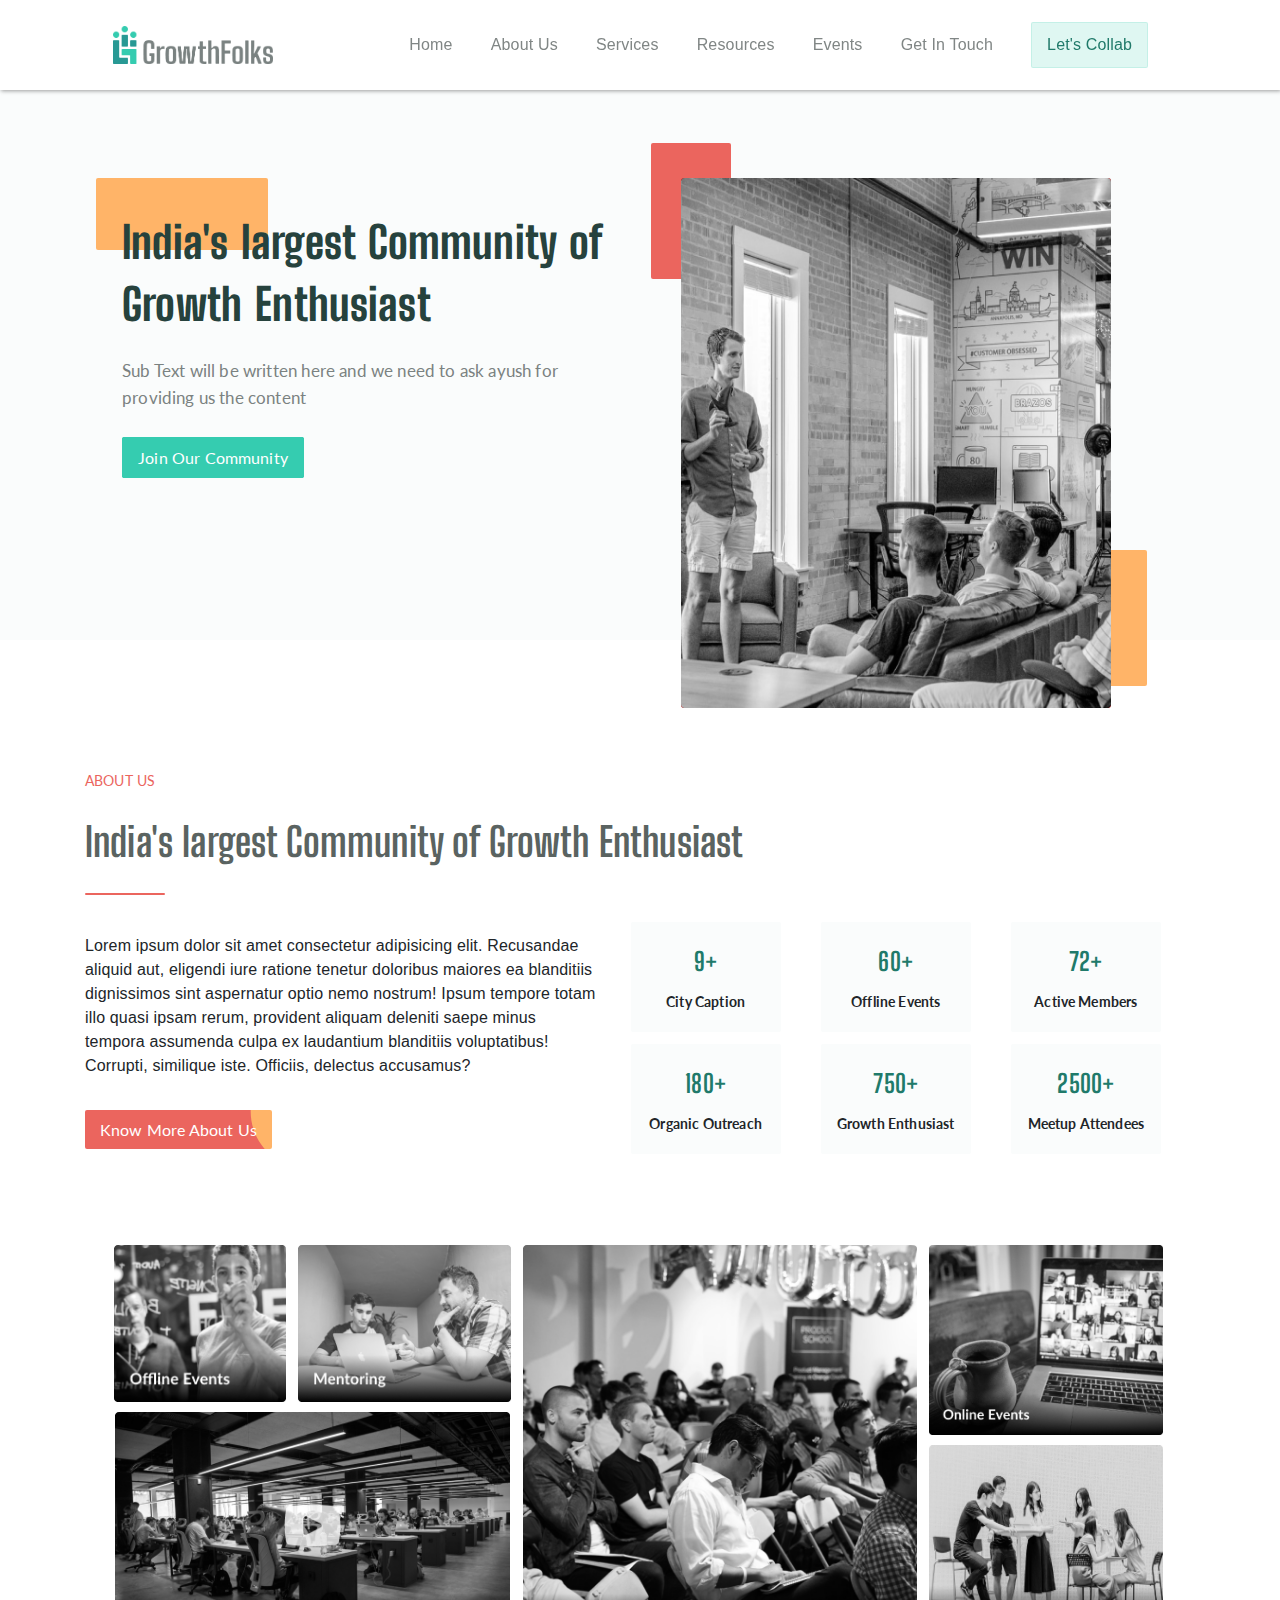
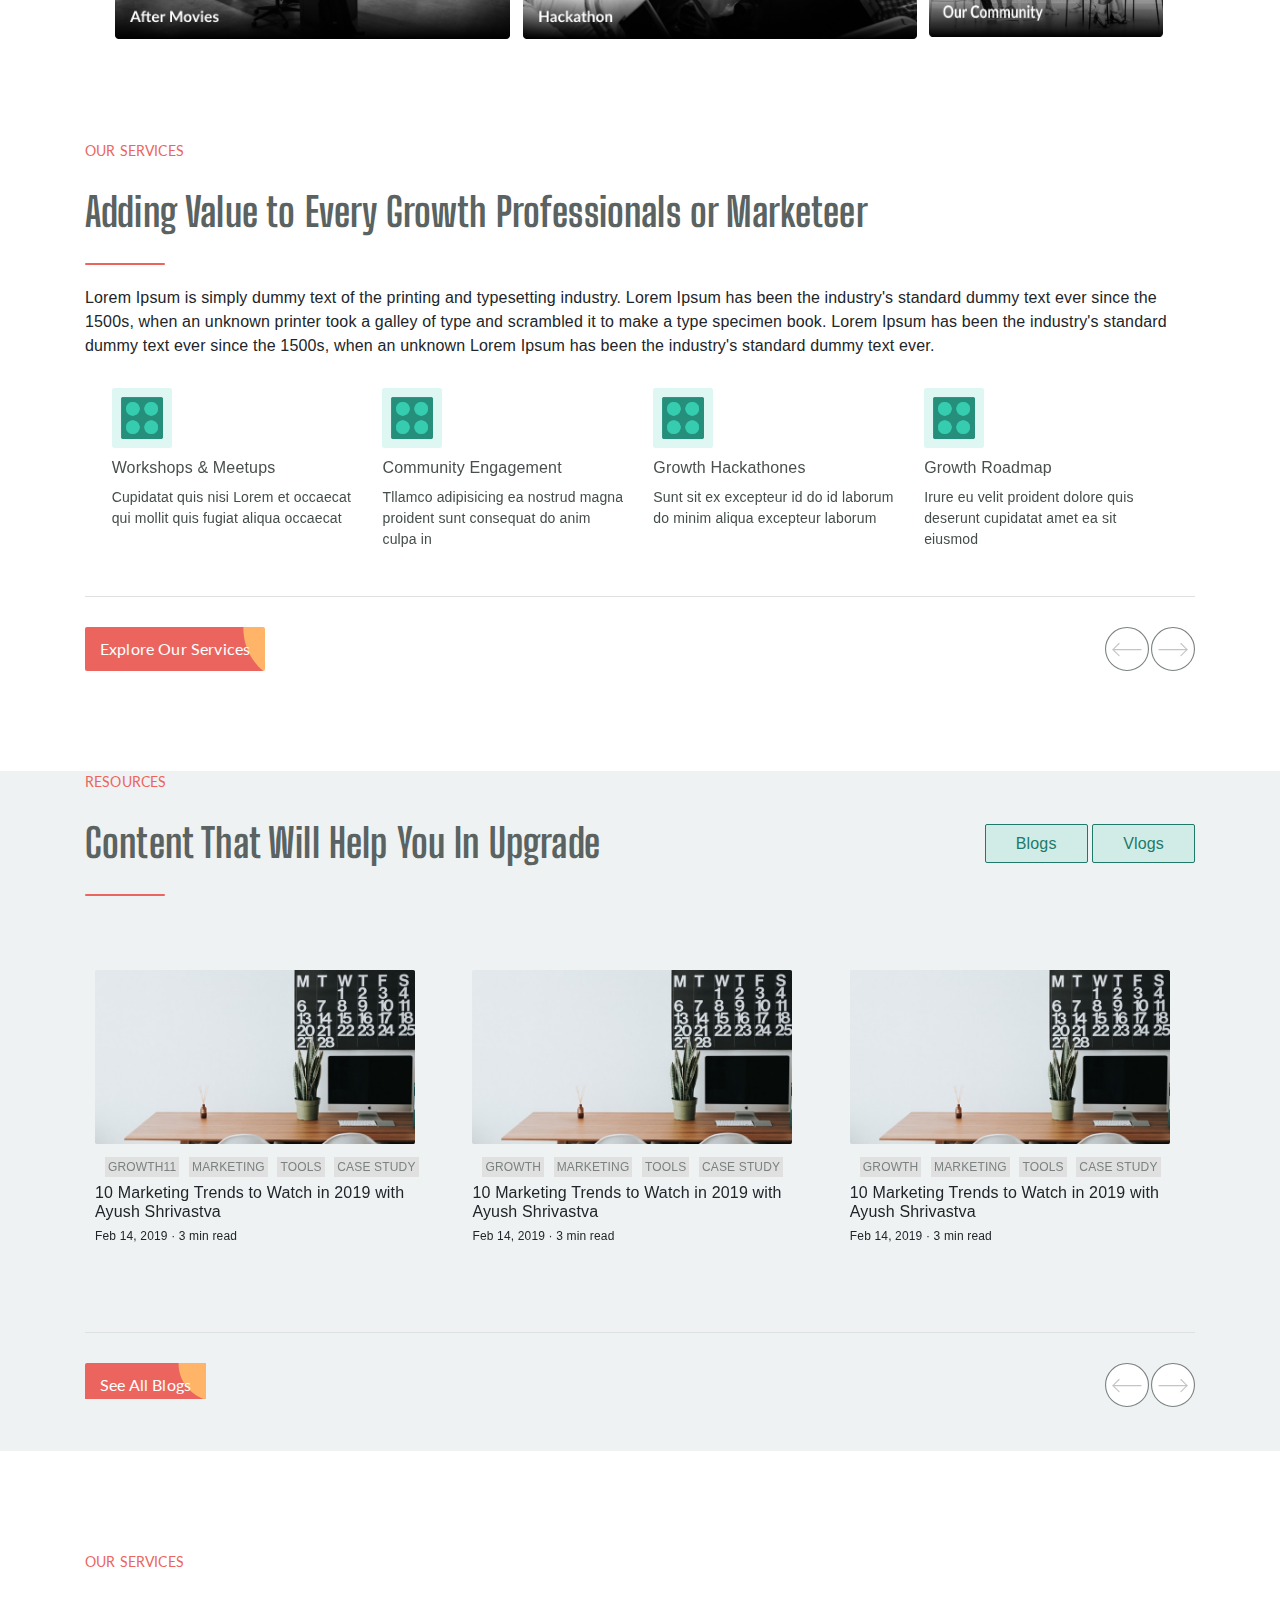
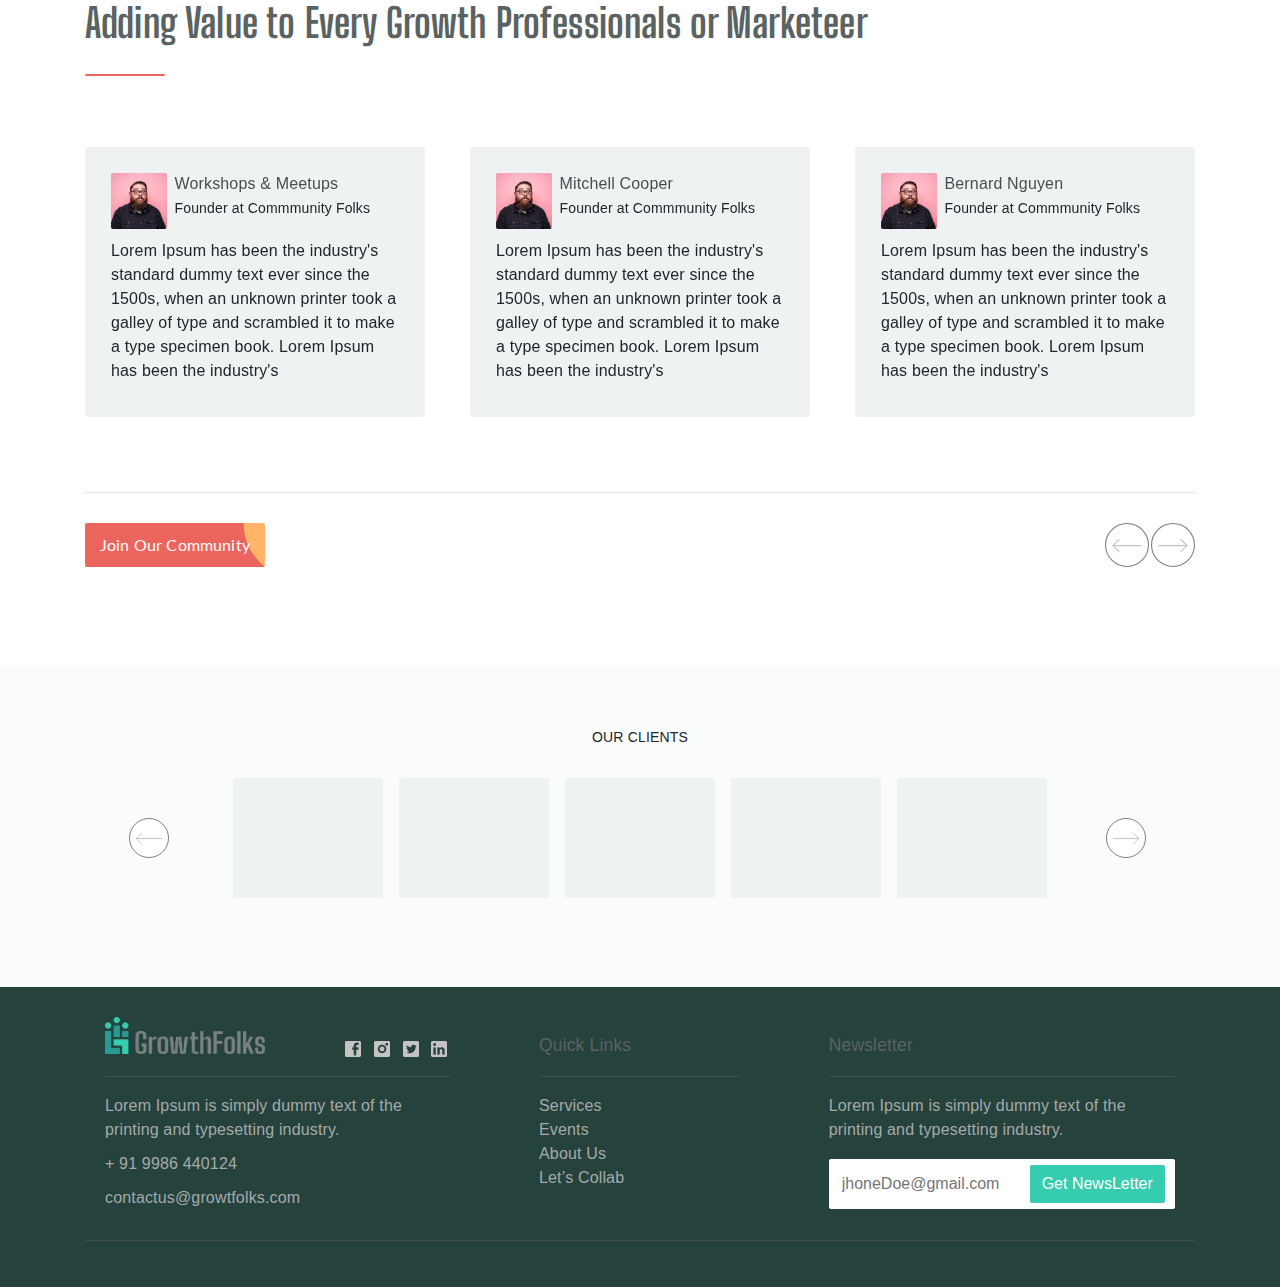
<file: GrothFloks/index.html>
<!DOCTYPE html>
<html lang="en">

<head>
    <meta charset="UTF-8">
    <meta name="viewport" content="width=device-width, initial-scale=1.0">
    <link rel="stylesheet" href="../css/main.css">
	<script src="https://code.jquery.com/jquery-3.3.1.slim.min.js" integrity="sha384-q8i/X+965DzO0rT7abK41JStQIAqVgRVzpbzo5smXKp4YfRvH+8abtTE1Pi6jizo" crossorigin="anonymous"></script>
    <link
        href="https://fonts.googleapis.com/css2?family=Big+Shoulders+Display:wght@300;400;500;600;700;800&family=Lato:wght@300;400&display=swap"
        rel="stylesheet">
    <!-- <link href="https://stackpath.bootstrapcdn.com/bootstrap/4.5.0/css/bootstrap.min.css" rel="stylesheet"
        integrity="sha384-9aIt2nRpC12Uk9gS9baDl411NQApFmC26EwAOH8WgZl5MYYxFfc+NcPb1dKGj7Sk" crossorigin="anonymous"> -->
        <link rel="stylesheet" href="https://stackpath.bootstrapcdn.com/bootstrap/4.3.1/css/bootstrap.min.css" integrity="sha384-ggOyR0iXCbMQv3Xipma34MD+dH/1fQ784/j6cY/iJTQUOhcWr7x9JvoRxT2MZw1T" crossorigin="anonymous">
    <title>GrothFloks</title>

</head>

<body>


    <!-- Header Section -->
    <header class="header">
        <div class="container">
            <div class="header_main">
                <div class="header_main--logo">
                    <a href="#"><img src="../details/logo.png" alt="GrowthFolks" class="logo"></a>
                </div>
                <nav class="header_main--nav">
                    <a href="index.html">Home</a>
                    <a href="about.html">About Us</a>
                    <a href="services.html">Services</a>
                    <a href="resources.html">Resources</a>
                    <a href="events.php">Events</a>
                    <a href="contact.html">Get In Touch</a>
                    <a href="" class="h-btn">Let's Collab</a>
                </nav>
                <div class="header_main--burger">
                    <div class="header_main--burger-menu"></div>
                </div>
            </div>
        </div>
    </header>



    <!-- Main Section -->
    <main>
        <section class="hero">
            <div class="hero_back">
                <div class="container">
                    <div class="hero_main">
                        <div class="hero_main--heading">
                            <div class="d-box-r"></div>
                            <div class="heading-box">
                                <h1 class="heading-box-h1">India's largest Community of Growth Enthusiast</h1>
                                <p class="heading-box-p">Sub Text will be written here and we need to ask ayush for
                                    providing us the content</p>
                                <a href="#" class="heading-box-btn">Join Our Community</a>
                            </div>
                        </div>
                        <div class="hero_main--img">
                            <div class="d-box-l-1"></div>
                            <div class="hero_img-box">
                                <img src="../images/img1.png" alt="" class="hero-img">
                            </div>
                            <div class="d-box-l-2"></div>
                        </div>
                    </div>
                </div>
            </div>
        </section>


        <!-- About Section -->
        <section class="about">
            <div class="container">

                <div class="about_main">
                    <div class="base_heading">
                        <p class="base_heading--title">ABOUT US</p>
                        <h2 class="base_heading--h2">India's largest Community of Growth Enthusiast</h2>
                        <div class="base_heading--underline"></div>
                    </div>
                    <div class="about_main--detail">
                        <div class="about_main--detail-text">
                            <p>Lorem ipsum dolor sit amet consectetur adipisicing elit. Recusandae aliquid aut, eligendi
                                iure ratione tenetur doloribus maiores ea blanditiis dignissimos sint aspernatur optio
                                nemo nostrum! Ipsum tempore totam illo quasi ipsam rerum, provident aliquam deleniti
                                saepe minus tempora assumenda culpa ex laudantium blanditiis voluptatibus! Corrupti,
                                similique iste. Officiis, delectus accusamus?</p>
                            <a href="#" class="about-btn">Know More About Us</a>
                        </div>
                        <div class="about_main--detail-show">
                            <div class="show_item">
                                <div class="show_item--head">
                                    <span class="show_item--head-num span-item">9+</span>
                                    <span class="show_item--head-cap span-item">City Caption</span>
                                </div>
                            </div>
                            <div class="show_item">
                                <div class="show_item--head">
                                    <span class="show_item--head-num span-item">60+</span>
                                    <span class="show_item--head-cap span-item">Offline Events</span>
                                </div>
                            </div>
                            <div class="show_item">
                                <div class="show_item--head">
                                    <span class="show_item--head-num span-item">72+</span>
                                    <span class="show_item--head-cap span-item">Active Members</span>
                                </div>
                            </div>
                            <div class="show_item">
                                <div class="show_item--head">
                                    <span class="show_item--head-num span-item">180+</span>
                                    <span class="show_item--head-cap span-item">Organic Outreach</span>
                                </div>
                            </div>
                            <div class="show_item">
                                <div class="show_item--head">
                                    <span class="show_item--head-num span-item">750+</span>
                                    <span class="show_item--head-cap span-item">Growth Enthusiast</span>
                                </div>
                            </div>
                            <div class="show_item">
                                <div class="show_item--head">
                                    <span class="show_item--head-num span-item">2500+</span>
                                    <span class="show_item--head-cap span-item">Meetup Attendees</span>
                                </div>
                            </div>
                        </div>
                    </div>
                </div>
            </div>
        </section>

        <!-- Gallery -->
        <section class="gallery">
            <div class="container">
                <div class="gallery_main">
                    <div class="gallery_main--sec g-sec-1">
                        <!-- <div class="g-sec-1-img1">

                        </div>
                        <div class="g-sec-1-img2">

                        </div>
                        <div class="g-sec-1-img3">

                        </div> -->

                        <img src="../images/gallery-img2.png" alt="" class="g-sec-1-img1">
                        <img src="../images/gallery-img1.png" alt="" class="g-sec-1-img2">
                        <img src="../images/gallery-img-3.png" alt="" class="g-sec-1-img3">

                    </div>
                    <div class="gallery_main--sec g-sec-2">
                        <img src="../images/gallery-sec2-img.png" alt="" class="g-sec-2-img1">
                    </div>
                    <div class="gallery_main--sec g-sec-3">
                        <img src="../images/gallery-sec3-img1.png" alt="" class="g-sec-3-img1">
                        <img src="../images/gallery-sec3-img2.png" alt="" class="g-sec-3-img2">
                    </div>
                </div>
            </div>
        </section>

        <!-- Services -->

        <section class="services">
            <div class="container">
                <div class="services_main">
                    <div class="base_heading">
                        <p class="base_heading--title">OUR SERVICES</p>
                        <h2 class="base_heading--h2">Adding Value to Every Growth Professionals or Marketeer</h2>
                        <div class="base_heading--underline"></div>
                    </div>
                    <div class="services_main--text">
                        <p>Lorem Ipsum is simply dummy text of the printing and typesetting industry. Lorem Ipsum has
                            been the industry's standard dummy text ever since the 1500s, when an unknown printer took a
                            galley of type and scrambled it to make a type specimen book. Lorem Ipsum has been the
                            industry's standard dummy text ever since the 1500s, when an unknown Lorem Ipsum has been
                            the industry's standard dummy text ever.</p>
                    </div>
					
                  <div id="carouselExampleIndicators" class="carousel slide" data-ride="carousel" data-interval='false'>
                     <div class="carousel-inner ">
                        <div class="carousel-item active">
							<div class="services_main--comp">
								<div class="services_main--comp-item">
									<img src="../images/events-1.png" alt="" class="ser_item-img">
									<h3 class="ser_item-h">Workshops & Meetups</h3>
									<p class="ser_item-para">Cupidatat quis nisi Lorem et occaecat qui mollit quis fugiat aliqua
										occaecat</p>
								</div>
								<div class="services_main--comp-item">
									<img src="../images/events-1.png" alt="" class="ser_item-img">
									<h3 class="ser_item-h">Community Engagement</h3>
									<p class="ser_item-para">Tllamco adipisicing ea nostrud magna proident sunt consequat do
										anim culpa in</p>
								</div>
								<div class="services_main--comp-item">
									<img src="../images/events-1.png" alt="" class="ser_item-img">
									<h3 class="ser_item-h">Growth Hackathones</h3>
									<p class="ser_item-para">Sunt sit ex excepteur id do id laborum do minim aliqua excepteur
										laborum</p>
								</div>
								<div class="services_main--comp-item">
									<img src="../images/events-1.png" alt="" class="ser_item-img">
									<h3 class="ser_item-h">Growth Roadmap</h3>
									<p class="ser_item-para">Irure eu velit proident dolore quis deserunt cupidatat amet ea sit
										eiusmod</p>
								</div>
							</div>
					</div>
					
						<div class="carousel-item">
							<div class="services_main--comp">
								<div class="services_main--comp-item">
									<img src="../images/events-1.png" alt="" class="ser_item-img">
									<h3 class="ser_item-h">Workshop2 & Meetups</h3>
									<p class="ser_item-para">Cupidatat quis nisi Lorem et occaecat qui mollit quis fugiat aliqua
										occaecat</p>
								</div>
								<div class="services_main--comp-item">
									<img src="../images/events-1.png" alt="" class="ser_item-img">
									<h3 class="ser_item-h">Community2 Engagement</h3>
									<p class="ser_item-para">Tllamco adipisicing ea nostrud magna proident sunt consequat do
										anim culpa in</p>
								</div>
								<div class="services_main--comp-item">
									<img src="../images/events-1.png" alt="" class="ser_item-img">
									<h3 class="ser_item-h">Growth2 Hackathones</h3>
									<p class="ser_item-para">Sunt sit ex excepteur id do id laborum do minim aliqua excepteur
										laborum</p>
								</div>
								<div class="services_main--comp-item">
									<img src="../images/events-1.png" alt="" class="ser_item-img">
									<h3 class="ser_item-h">Growth2 Roadmap</h3>
									<p class="ser_item-para">Irure eu velit proident dolore quis deserunt cupidatat amet ea sit
										eiusmod</p>
								</div>
							</div>
						</div>
					</div>
				</div>
			</div>				
                <div class="bottom_bar">
                    <div class="bottom_bar--left">
                        <div class="page-btn">
                            <a href="">Explore Our Services</a>
                        </div>
                    </div>
                    <div class="bottom_bar--right">
                        <img src="../images/left.svg" alt=""  id="gotoPre" class="left_move">
                        <img src="../images/right.svg" alt=""  id="gotoNext" class="right_move">
                    </div>
                </div>
            </div>
        </section>



        <!-- Resources -->
        <section class="resources">
            <div class="container">
                <div class="resources_main">
                    <div class="resources_main--banner">
                       
                    </div>

                    <div class="resources_main--content">
                        <div class="base_heading">
                            <p class="base_heading--title">RESOURCES</p>
                            <h2 class="base_heading--h2">Content That Will Help You In Upgrade</h2>
                            <div class="base_heading--underline"></div>
                        </div>
                        <div class="res_btn">
                            <a href="" class="res_btn--link">Blogs</a>
                            <a href="" class="res_btn--link">Vlogs</a>
                        </div>
                    </div>
                  <div id="carouselExampleIndicators1" class="carousel slide" data-ride="carousel" data-interval='false'>
                     <div class="carousel-inner ">
                        <div class="carousel-item">
							<div class="resources_main--posts">
								<div class="resources_post">
									<img src="../images/post-1.png" alt="" class="post_img">
									<div class="tags">
										<a href="" class="tags_links">GROWTH</a>
										<a href="" class="tags_links">MARKETING</a>
										<a href="" class="tags_links">TOOLS</a>
										<a href="" class="tags_links">CASE STUDY</a>
									</div>
									<h3>10 Marketing Trends to Watch in 2019 with Ayush Shrivastva</h3>
									<p class="date">Feb 14, 2019 · <span> 3 min read</span></p>
								</div>

								<div class="resources_post">
									<img src="../images/post-1.png" alt="" class="post_img">
									<div class="tags">
										<a href="" class="tags_links">GROWTH</a>
										<a href="" class="tags_links">MARKETING</a>
										<a href="" class="tags_links">TOOLS</a>
										<a href="" class="tags_links">CASE STUDY</a>
									</div>
									<h3>10 Marketing Trends to Watch in 2019 with Ayush Shrivastva</h3>
									<p class="date">Feb 14, 2019 · <span> 3 min read</span></p>
								</div>

								<div class="resources_post">
									<img src="../images/post-1.png" alt="" class="post_img">
									<div class="tags">
										<a href="" class="tags_links">GROWTH</a>
										<a href="" class="tags_links">MARKETING</a>
										<a href="" class="tags_links">TOOLS</a>
										<a href="" class="tags_links">CASE STUDY</a>
									</div>
									<h3>10 Marketing Trends to Watch in 2019 with Ayush Shrivastva</h3>
									<p class="date">Feb 14, 2019 · <span> 3 min read</span></p>
								</div>

							</div>
						</div>
						<div class="carousel-item active">
							<div class="resources_main--posts">
								<div class="resources_post">
									<img src="../images/post-1.png" alt="" class="post_img">
									<div class="tags">
										<a href="" class="tags_links">GROWTH11</a>
										<a href="" class="tags_links">MARKETING</a>
										<a href="" class="tags_links">TOOLS</a>
										<a href="" class="tags_links">CASE STUDY</a>
									</div>
									<h3>10 Marketing Trends to Watch in 2019 with Ayush Shrivastva</h3>
									<p class="date">Feb 14, 2019 · <span> 3 min read</span></p>
								</div>

								<div class="resources_post">
									<img src="../images/post-1.png" alt="" class="post_img">
									<div class="tags">
										<a href="" class="tags_links">GROWTH</a>
										<a href="" class="tags_links">MARKETING</a>
										<a href="" class="tags_links">TOOLS</a>
										<a href="" class="tags_links">CASE STUDY</a>
									</div>
									<h3>10 Marketing Trends to Watch in 2019 with Ayush Shrivastva</h3>
									<p class="date">Feb 14, 2019 · <span> 3 min read</span></p>
								</div>

								<div class="resources_post">
									<img src="../images/post-1.png" alt="" class="post_img">
									<div class="tags">
										<a href="" class="tags_links">GROWTH</a>
										<a href="" class="tags_links">MARKETING</a>
										<a href="" class="tags_links">TOOLS</a>
										<a href="" class="tags_links">CASE STUDY</a>
									</div>
									<h3>10 Marketing Trends to Watch in 2019 with Ayush Shrivastva</h3>
									<p class="date">Feb 14, 2019 · <span> 3 min read</span></p>
								</div>

							</div>
						</div>
					</div>
				</div>	
				</div>	
                    <div class="bottom_bar">
                        <div class="bottom_bar--left">
                            <div class="page-btn">
                                <a href="">See All Blogs</a>
                            </div>
                        </div>
                        <div class="bottom_bar--right">
                            <img src="../images/left.svg" alt="" id="gotoPre1" class="left_move">
                            <img src="../images/right.svg" alt="" id="gotoNext1" class="right_move">
                        </div>
                    </div>
                </div>
            </div>
        </section>


        <!-- Testimonials -->
        <section class="testimonial">
            <div class="container">
                <div class="testimonial_main">

                    <div class="base_heading">
                        <p class="base_heading--title">OUR SERVICES</p>
                        <h2 class="base_heading--h2">Adding Value to Every Growth Professionals or Marketeer</h2>
                        <div class="base_heading--underline"></div>
                    </div>
                <div id="carouselExampleIndicators2" class="carousel slide" data-ride="carousel" data-interval='false'>
					<div class="carousel-inner ">
						<div class="carousel-item active">
							<div class="testimonial_main--items">

								<div class="testimonial_item">
									<div class="testimonial_item--head">
										<div class="head--img">
											<img src="../images/boy-img1.png" alt="">
										</div>
										<div class="head--title">
											<h3 class="ser_item-h">Workshops & Meetups</h3>
											<p>Founder at Commmunity Folks</p>
										</div>
									</div>
									<div class="testimonial_item--bottom">
										<p>Lorem Ipsum has been the industry's standard dummy text ever since the 1500s, when an
											unknown printer took a galley of type and scrambled it to make a type specimen book.
											Lorem Ipsum has been the industry's</p>
									</div>
								</div>

								<div class="testimonial_item">
									<div class="testimonial_item--head">
										<div class="head--img">
											<img src="../images/boy-img1.png" alt="">
										</div>
										<div class="head--title">
											<h3 class="ser_item-h">Mitchell Cooper</h3>
											<p>Founder at Commmunity Folks</p>
										</div>
									</div>
									<div class="testimonial_item--bottom">
										<p>Lorem Ipsum has been the industry's standard dummy text ever since the 1500s, when an
											unknown printer took a galley of type and scrambled it to make a type specimen book.
											Lorem Ipsum has been the industry's</p>
									</div>
								</div>


								<div class="testimonial_item">
									<div class="testimonial_item--head">
										<div class="head--img">
											<img src="../images/boy-img1.png" alt="">
										</div>
										<div class="head--title">
											<h3 class="ser_item-h">Bernard Nguyen</h3>
											<p>Founder at Commmunity Folks</p>
										</div>
									</div>
									<div class="testimonial_item--bottom">
										<p>Lorem Ipsum has been the industry's standard dummy text ever since the 1500s, when an
											unknown printer took a galley of type and scrambled it to make a type specimen book.
											Lorem Ipsum has been the industry's</p>
									</div>
								</div>

							</div>
						</div>
						
												<div class="carousel-item">
							<div class="testimonial_main--items">

								<div class="testimonial_item">
									<div class="testimonial_item--head">
										<div class="head--img">
											<img src="../images/boy-img1.png" alt="">
										</div>
										<div class="head--title">
											<h3 class="ser_item-h">Workshops & Meetups</h3>
											<p>Founder at Commmunity Folks</p>
										</div>
									</div>
									<div class="testimonial_item--bottom">
										<p>Lorem Ipsum has been the industry's standard dummy text ever since the 1500s, when an
											unknown printer took a galley of type and scrambled it to make a type specimen book.
											Lorem Ipsum has been the industry's</p>
									</div>
								</div>

								<div class="testimonial_item">
									<div class="testimonial_item--head">
										<div class="head--img">
											<img src="../images/boy-img1.png" alt="">
										</div>
										<div class="head--title">
											<h3 class="ser_item-h">Mitchell Cooper</h3>
											<p>Founder at Commmunity Folks</p>
										</div>
									</div>
									<div class="testimonial_item--bottom">
										<p>Lorem Ipsum has been the industry's standard dummy text ever since the 1500s, when an
											unknown printer took a galley of type and scrambled it to make a type specimen book.
											Lorem Ipsum has been the industry's</p>
									</div>
								</div>


								<div class="testimonial_item">
									<div class="testimonial_item--head">
										<div class="head--img">
											<img src="../images/boy-img1.png" alt="">
										</div>
										<div class="head--title">
											<h3 class="ser_item-h">Bernard Nguyen</h3>
											<p>Founder at Commmunity Folks</p>
										</div>
									</div>
									<div class="testimonial_item--bottom">
										<p>Lorem Ipsum has been the industry's standard dummy text ever since the 1500s, when an
											unknown printer took a galley of type and scrambled it to make a type specimen book.
											Lorem Ipsum has been the industry's</p>
									</div>
								</div>

							</div>
						</div>
					</div>
				</div>

                    <div class="bottom_bar">
                        <div class="bottom_bar--left">
                            <div class="page-btn">
                                <a href="">Join Our Community</a>
                            </div>
                        </div>
                        <div class="bottom_bar--right">
                            <img src="../images/left.svg" alt="" id="gotoPre2" class="left_move" >
                            <img src="../images/right.svg" alt="" id="gotoNext2" class="right_move" >
                        </div>
                    </div>

                </div>
            </div>
        </section>

        <!-- Client -->
        <section class="client">
            <div class="container">
                <div class="client_head">
                    <p>OUR CLIENTS</p>
                </div>

                <div class="client_gallery">
                    <div class="client_gallery--left">
                        <img src="../images/left.svg" id="gotoPre3" alt="">
                    </div>
				<div id="carouselExampleIndicators3" class="carousel slide" data-ride="carousel" data-interval='false'>
					<div class="carousel-inner ">
						<div class="carousel-item active">	
							<div class="client_gallery--mid">
								<div class="gallery-item"></div>
								<div class="gallery-item"></div>
								<div class="gallery-item"></div>
								<div class="gallery-item"></div>
								<div class="gallery-item"></div>
							</div>
						</div>
						<div class="carousel-item ">	
							<div class="client_gallery--mid">
								<div class="gallery-item"></div>
								<div class="gallery-item"></div>
								<div class="gallery-item"></div>
								<div class="gallery-item"></div>
								<div class="gallery-item"></div>
							</div>
						</div>
					</div>	
				</div>	
						
                    <div class="client_gallery--right">
                        <img src="../images/right.svg" id="gotoNext3" alt="">
                    </div>
                </div>

            </div>
        </section>

        <!-- End Client -->
    </main>


    <!-- Footer Section -->
    <footer class="footer">
        <div class="container">
            <div class="footer_main">
                <div class="footer_main--head">
                    <div class="footer_main--head-sec f-sec-1">
                        <div class="head">
                            <div class="head_logo">
                                <img src="../details/logo.png" alt="" class="logo">
                            </div>
                            <div class="head_icons">
                                <a href=""><img src="../images/facebook.png" alt="" class="s-icon"></a>
                                <a href=""><img src="../images/instagram.png" alt="" class="s-icon"></a>
                                <a href=""><img src="../images/twitter.png" alt="" class="s-icon"></a>
                                <a href=""><img src="../images/linkedin.png" alt="" class="s-icon"></a>
                            </div>
                        </div>
                        <div class="bottom">
                            <p>Lorem Ipsum is simply dummy text of the printing and typesetting industry.</p>
                            <p>+ 91 9986 440124</p>
                            <p>contactus@growtfolks.com</p>
                        </div>

                    </div>
                    <div class="footer_main--head-sec f-sec-2">
                        <div class="head">
                            <h3>Quick Links</h3>
                        </div>
                        <div class="bottom">
                            <ul>
                                <li><a href="">Services</a></li>
                                <li><a href="">Events</a></li>
                                <li><a href="">About Us</a></li>
                                <li><a href="">Let’s Collab</a></li>
                            </ul>
                        </div>
                    </div>
                    <div class="footer_main--head-sec f-sec-1">
                        <div class="head">
                            <h3>Newsletter</h3>
                        </div>
                        <div class="bottom">
                            <div class="bottom">
                                <p>Lorem Ipsum is simply dummy text of the printing and typesetting industry.</p>
                                <div class="newsletter-box">
                                    <input type="text" class="newsletter-inp" placeholder="jhoneDoe@gmail.com">
                                    <button class="newsletter-btn">Get NewsLetter</button>
                                </div>
                            </div>
                        </div>
                    </div>
                </div>
                <div class="footer_main--bottom">
                    <div class="footer_main--bottom-design">

                    </div>
                    <div class="footer_main--bottom-design">

                    </div>
                </div>
            </div>
        </div>
    </footer>
    <script src="../js/app.js"></script>
	   <script>
			$("#gotoNext").click(() => $("#carouselExampleIndicators").carousel("next"));
			$("#gotoPre").click(() => $("#carouselExampleIndicators").carousel("prev"));
			$("#gotoNext1").click(() => $("#carouselExampleIndicators1").carousel("next"));
			$("#gotoPre1").click(() => $("#carouselExampleIndicators1").carousel("prev"));			
			$("#gotoNext2").click(() => $("#carouselExampleIndicators2").carousel("next"));			
			$("#gotoPre2").click(() => $("#carouselExampleIndicators2").carousel("prev"));
			$("#gotoNext3").click(() => $("#carouselExampleIndicators3").carousel("next"));			
			$("#gotoPre3").click(() => $("#carouselExampleIndicators3").carousel("prev"));
		</script>
     
    <script src="https://code.jquery.com/jquery-3.3.1.slim.min.js" integrity="sha384-q8i/X+965DzO0rT7abK41JStQIAqVgRVzpbzo5smXKp4YfRvH+8abtTE1Pi6jizo" crossorigin="anonymous"></script>
    <script src="https://stackpath.bootstrapcdn.com/bootstrap/4.3.1/js/bootstrap.min.js" integrity="sha384-JjSmVgyd0p3pXB1rRibZUAYoIIy6OrQ6VrjIEaFf/nJGzIxFDsf4x0xIM+B07jRM" crossorigin="anonymous"></script>
</body>

</html>
</file>
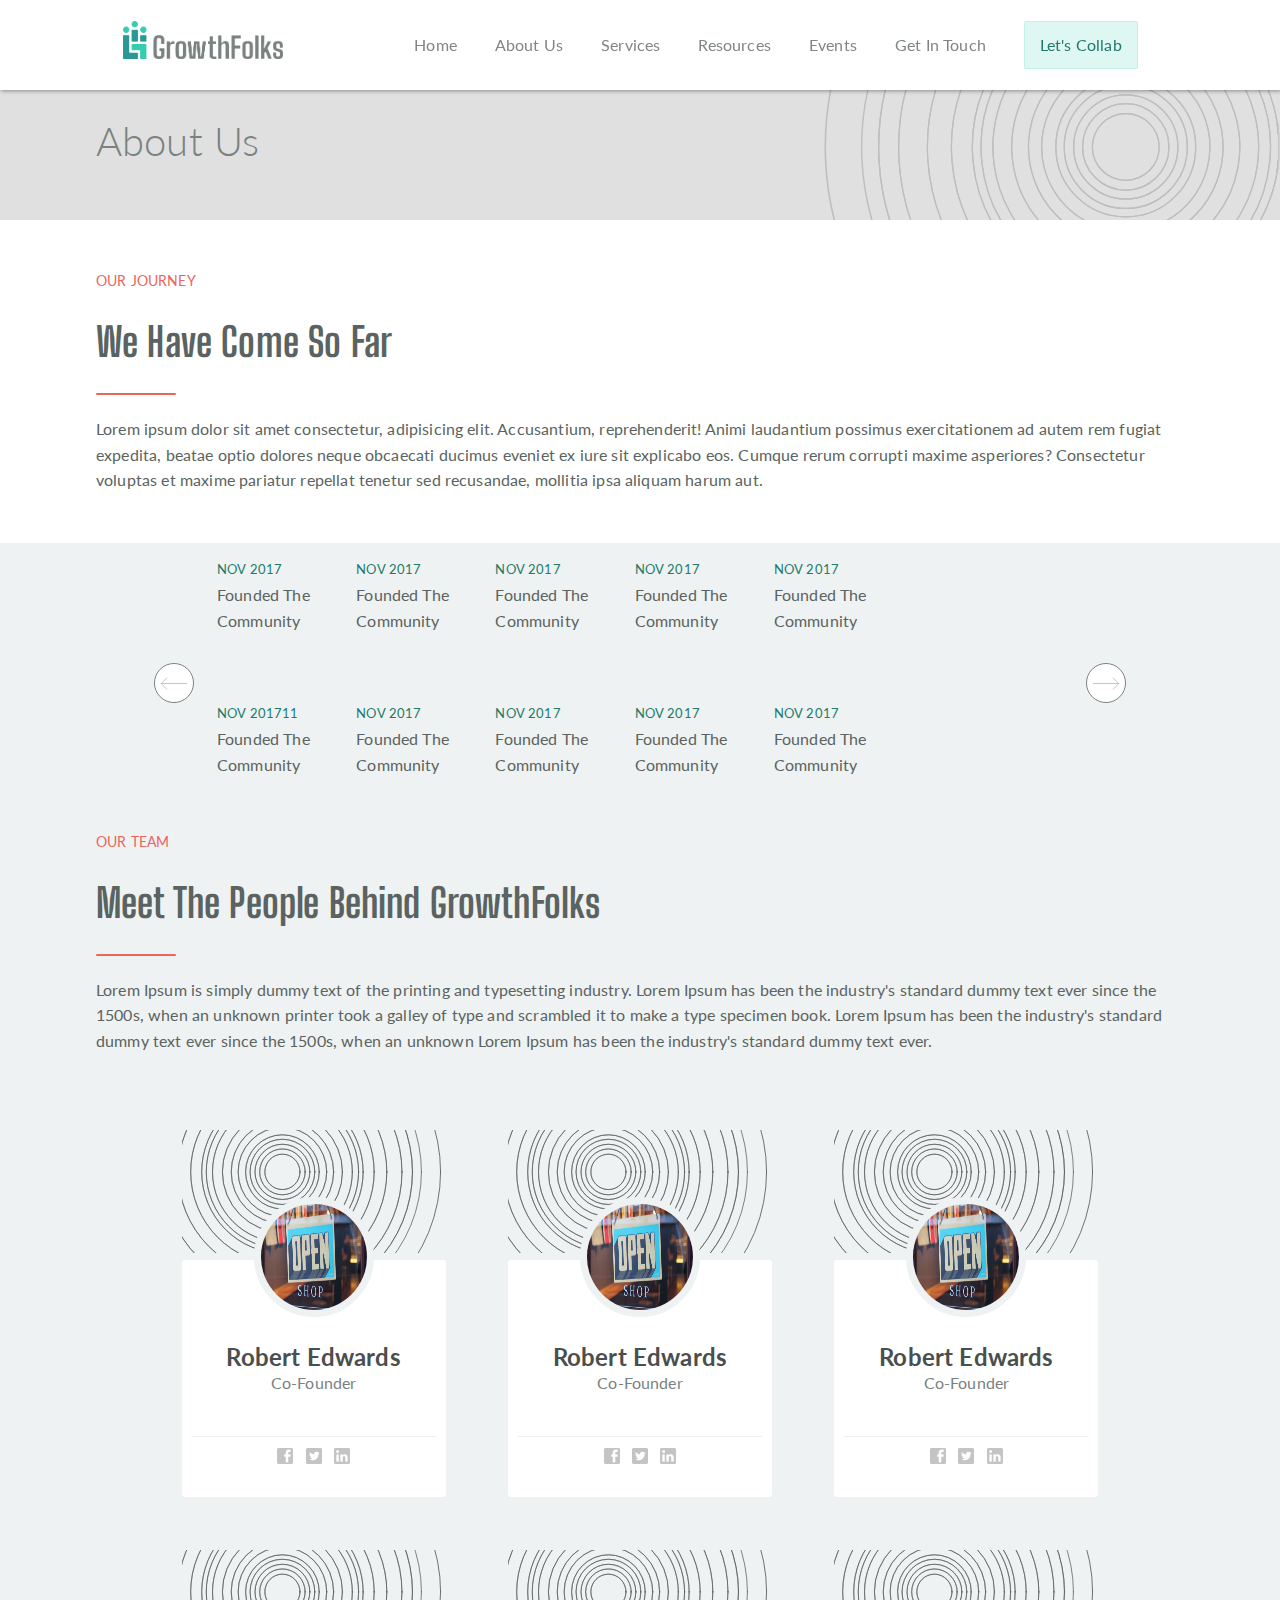
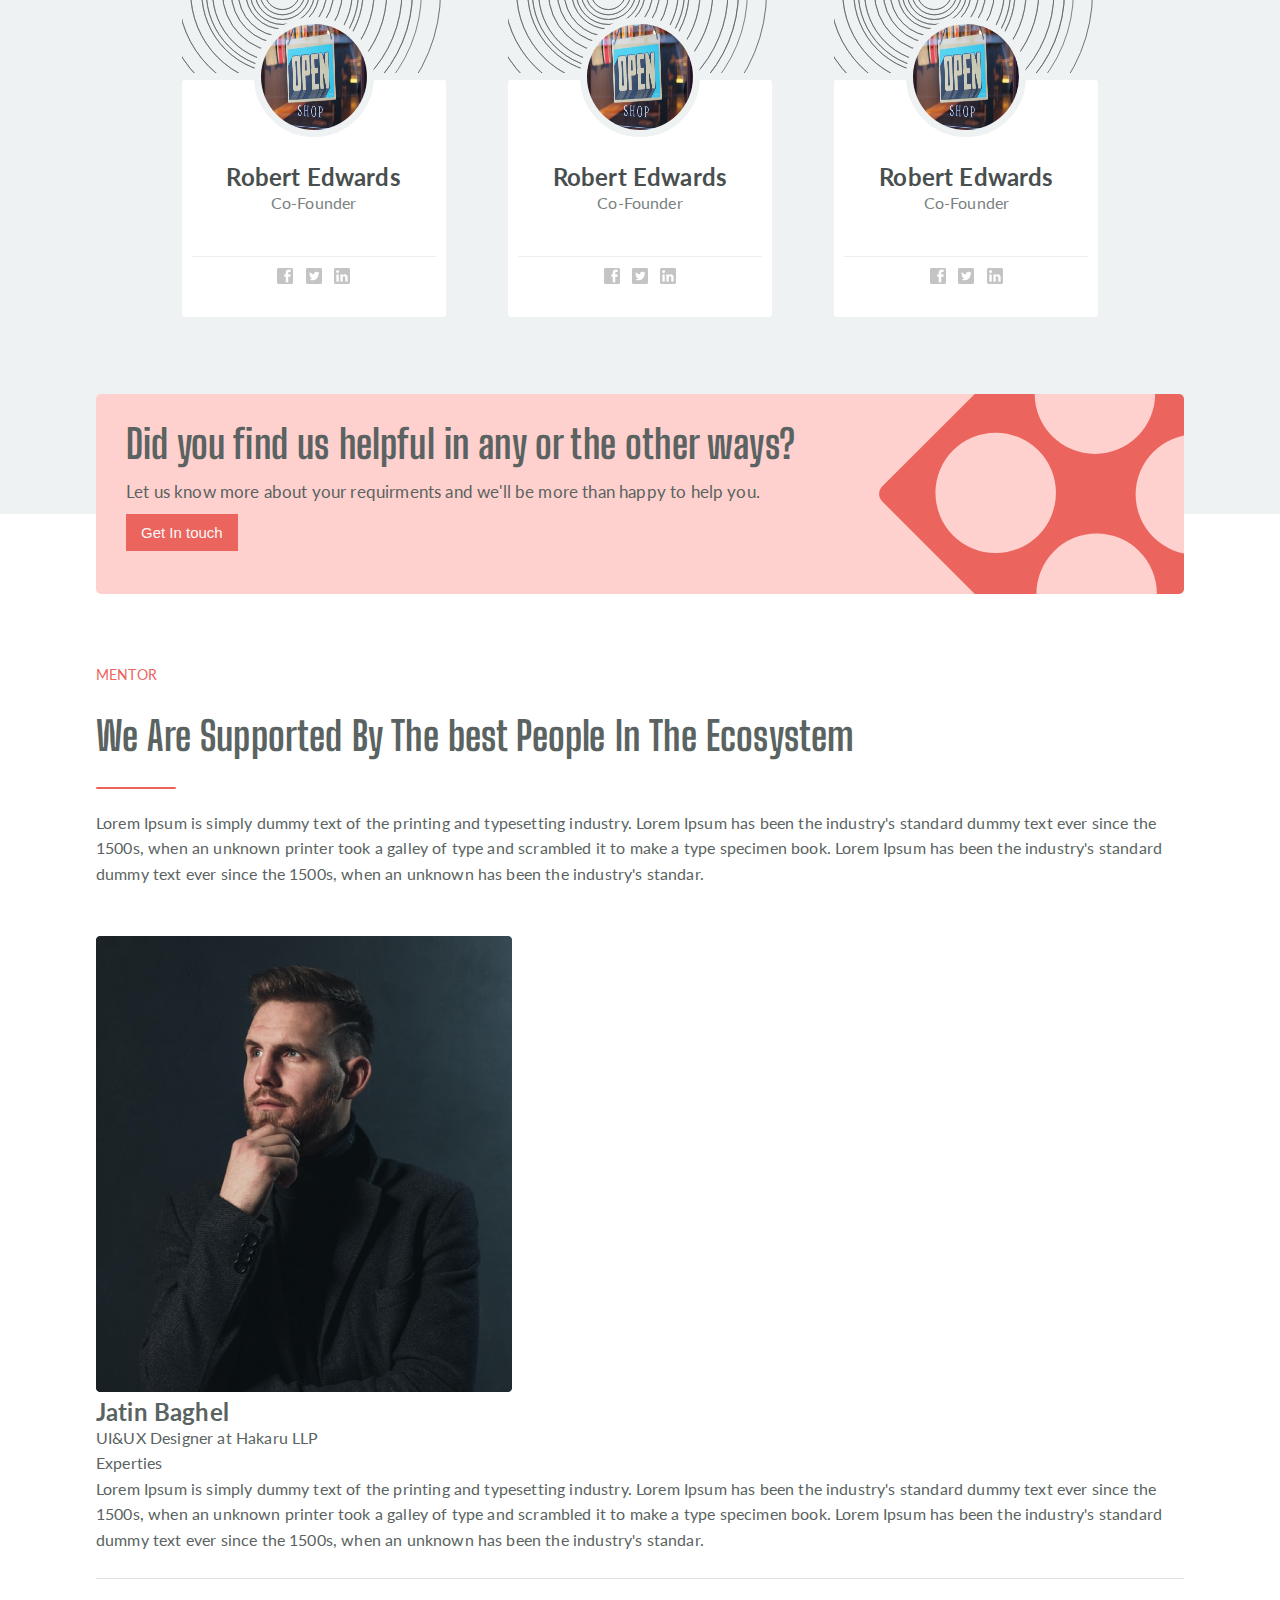
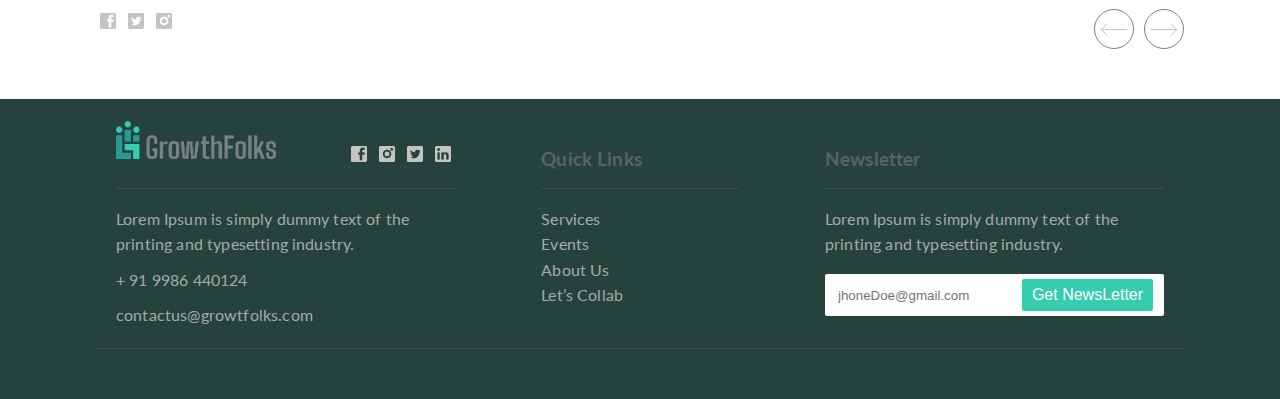
<file: GrothFloks/about.html>
<!DOCTYPE html>
<html lang="en">

<head>
    <meta charset="UTF-8">
    <meta name="viewport" content="width=device-width, initial-scale=1.0">
    <link rel="stylesheet" href="../css/main.css">
	<script src="https://code.jquery.com/jquery-3.3.1.slim.min.js" integrity="sha384-q8i/X+965DzO0rT7abK41JStQIAqVgRVzpbzo5smXKp4YfRvH+8abtTE1Pi6jizo" crossorigin="anonymous"></script>
    <link
        href="https://fonts.googleapis.com/css2?family=Big+Shoulders+Display:wght@300;400;500;600;700;800&family=Lato:wght@300;400&display=swap"
        rel="stylesheet">
    <link href="https://stackpath.bootstrapcdn.com/bootstrap/4.5.0/css/bootstrap.min.css" rel="stylesheet"
        integrity="sha384-9aIt2nRpC12Uk9gS9baDl411NQApFmC26EwAOH8WgZl5MYYxFfc+NcPb1dKGj7Sk" crossorigin="anonymous">
    <title>GrothFloks services</title>
</head>

<body>

    <!-- Header Section -->
    <header class="header">
        <div class="container">
            <div class="header_main">
                <div class="header_main--logo">
                    <a href="#"><img src="../details/logo.png" alt="GrowthFolks" class="logo"></a>
                </div>
                <nav class="header_main--nav">
                    <a href="index.html">Home</a>
                    <a href="about.html">About Us</a>
                    <a href="services.html">Services</a>
                    <a href="resources.html">Resources</a>
                    <a href="events.php">Events</a>
                    <a href="contact.html">Get In Touch</a>
                    <a href="" class="h-btn">Let's Collab</a>
                </nav>
                <div class="header_main--burger">
                    <div class="header_main--burger-menu"></div>
                </div>
            </div>
        </div>
    </header>


    <!-- Main -->
    <main>
        <section class="herobar">
            <div class="herobar_main">
                <div class="container">
                    <h1>About Us</h1>
                </div>
            </div>
        </section>



        <!-- Base Heading -->
        <section class="main_heading">
            <div class="container">
                <div class="base_heading">
                    <p class="base_heading--title">OUR JOURNEY</p>
                    <h2 class="base_heading--h2">We Have Come So Far</h2>
                    <div class="base_heading--underline"></div>
                </div>

                <div class="base_para">
                    <p>Lorem ipsum dolor sit amet consectetur, adipisicing elit. Accusantium, reprehenderit! Animi
                        laudantium possimus exercitationem ad autem rem fugiat expedita, beatae optio dolores neque
                        obcaecati ducimus eveniet ex iure sit explicabo eos. Cumque rerum corrupti maxime
                        asperiores? Consectetur voluptas et maxime pariatur repellat tenetur sed recusandae,
                        mollitia ipsa aliquam harum aut.</p>
                </div>
            </div>
        </section>
        <!-- Base end -->

        <!-- About Calender -->
        <section class="about_calender">
            <div class="container">

                <div class="about_calender_main">
                    <div class="about_calender_main--left">
                        <img src="../images/left.svg" id="gotoPre" alt="" class="left_move">
                    </div>
				<div id="carouselExampleIndicators" class="carousel slide" data-ride="carousel" data-interval='false'>
					<div class="carousel-inner">
						<div class="carousel-item active">	
							<div class="about_calender_main--mid">
								<div class="item">
									<span>NOV 2017</span>
									<p>Founded The Community</p>

								</div>

								<div class="item">
									<span>NOV 2017</span>
									<p>Founded The Community</p>
								</div>

								<div class="item">
									<span>NOV 2017</span>
									<p>Founded The Community</p>
								</div>

								<div class="item">
									<span>NOV 2017</span>
									<p>Founded The Community</p>
								</div>

								<div class="item">
									<span>NOV 2017</span>
									<p>Founded The Community</p>
								</div>
							</div>
						</div>

						<div class="carousel-item">	
							<div class="about_calender_main--mid">
								<div class="item">
									<span>NOV 201711</span>
									<p>Founded The Community</p>

								</div>

								<div class="item">
									<span>NOV 2017</span>
									<p>Founded The Community</p>
								</div>

								<div class="item">
									<span>NOV 2017</span>
									<p>Founded The Community</p>
								</div>

								<div class="item">
									<span>NOV 2017</span>
									<p>Founded The Community</p>
								</div>

								<div class="item">
									<span>NOV 2017</span>
									<p>Founded The Community</p>
								</div>
							</div>
						</div>					
					</div>
				</div>
                    <div class="about_calender_main--right">
                        <img src="../images/right.svg" id="gotoNext" alt="" class="left_right">
                    </div>
                </div>

            </div>
        </section>

        <!-- End About calender -->

        <!-- our team -->
        <section class="ourteam">
            <div class="container">
                <div class="base_heading">
                    <p class="base_heading--title">OUR TEAM</p>
                    <h2 class="base_heading--h2">Meet The People Behind GrowthFolks</h2>
                    <div class="base_heading--underline"></div>
                    <p>Lorem Ipsum is simply dummy text of the printing and typesetting industry. Lorem Ipsum has
                        been the industry's standard dummy text ever since the 1500s, when an unknown printer took a
                        galley of type and scrambled it to make a type specimen book. Lorem Ipsum has been the
                        industry's standard dummy text ever since the 1500s, when an unknown Lorem Ipsum has been
                        the industry's standard dummy text ever.</p>
                </div>

                <div class="inner_container">
                    <div class="ourteam_members">

                        <!-- Member Card -->
                        <div class="ourteam_members--card">
                            <div class="head">

                            </div>
                            <div>
                                <img src="../images/team-img2.png" alt="" class="profile">
                            </div>
                            <div class="bottom">
                                <h2>Robert Edwards</h2>
                                <p>Co-Founder</p>

                                <div class="social">
                                    <a href=""><img src="../images/facebook.png" alt="" class="icon"></a>
                                    <a href=""><img src="../images/twitter.png" alt="" class="icon"></a>
                                    <a href=""><img src="../images/linkedin.png" alt="" class="icon"></a>
                                </div>
                            </div>
                        </div>
                        <!-- End Member Card -->


                        <!-- Member Card -->
                        <div class="ourteam_members--card">
                            <div class="head">

                            </div>
                            <div>
                                <img src="../images/team-img2.png" alt="" class="profile">
                            </div>
                            <div class="bottom">
                                <h2>Robert Edwards</h2>
                                <p>Co-Founder</p>

                                <div class="social">
                                    <a href=""><img src="../images/facebook.png" alt="" class="icon"></a>
                                    <a href=""><img src="../images/twitter.png" alt="" class="icon"></a>
                                    <a href=""><img src="../images/linkedin.png" alt="" class="icon"></a>
                                </div>
                            </div>
                        </div>


                        <!-- Member Card -->
                        <div class="ourteam_members--card">
                            <div class="head">

                            </div>
                            <div>
                                <img src="../images/team-img2.png" alt="" class="profile">
                            </div>
                            <div class="bottom">
                                <h2>Robert Edwards</h2>
                                <p>Co-Founder</p>

                                <div class="social">
                                    <a href=""><img src="../images/facebook.png" alt="" class="icon"></a>
                                    <a href=""><img src="../images/twitter.png" alt="" class="icon"></a>
                                    <a href=""><img src="../images/linkedin.png" alt="" class="icon"></a>
                                </div>
                            </div>
                        </div>
                        <!-- member end -->

                        <!-- Member Card -->
                        <div class="ourteam_members--card">
                            <div class="head">

                            </div>
                            <div>
                                <img src="../images/team-img2.png" alt="" class="profile">
                            </div>
                            <div class="bottom">
                                <h2>Robert Edwards</h2>
                                <p>Co-Founder</p>

                                <div class="social">
                                    <a href=""><img src="../images/facebook.png" alt="" class="icon"></a>
                                    <a href=""><img src="../images/twitter.png" alt="" class="icon"></a>
                                    <a href=""><img src="../images/linkedin.png" alt="" class="icon"></a>
                                </div>
                            </div>
                        </div>
                        <!-- member end -->

                        <!-- Member Card -->
                        <div class="ourteam_members--card">
                            <div class="head">

                            </div>
                            <div>
                                <img src="../images/team-img2.png" alt="" class="profile">
                            </div>
                            <div class="bottom">
                                <h2>Robert Edwards</h2>
                                <p>Co-Founder</p>

                                <div class="social">
                                    <a href=""><img src="../images/facebook.png" alt="" class="icon"></a>
                                    <a href=""><img src="../images/twitter.png" alt="" class="icon"></a>
                                    <a href=""><img src="../images/linkedin.png" alt="" class="icon"></a>
                                </div>
                            </div>
                        </div>
                        <!-- member end -->

                        <!-- Member Card -->
                        <div class="ourteam_members--card">
                            <div class="head">

                            </div>
                            <div>
                                <img src="../images/team-img2.png" alt="" class="profile">
                            </div>
                            <div class="bottom">
                                <h2>Robert Edwards</h2>
                                <p>Co-Founder</p>

                                <div class="social">
                                    <a href=""><img src="../images/facebook.png" alt="" class="icon"></a>
                                    <a href=""><img src="../images/twitter.png" alt="" class="icon"></a>
                                    <a href=""><img src="../images/linkedin.png" alt="" class="icon"></a>
                                </div>
                            </div>
                        </div>
                        <!-- member end -->

                    </div>

                </div>

            </div>

            <!-- Banner Section -->

            <section class="banner">
                <div class="banner_back"></div>
                <div class="container">
                    <div class="banner_main about_banner">
                        <h2>Did you find us helpful in any or the other ways?</h2>
                        <p>Let us know more about your requirments and we'll be more than happy to help you.</p>
                        <button class="btn">Get In touch</button>
                    </div>
                </div>
            </section>

        </section>


        <!-- Mentor -->
        <section class="mentor">
            <div class="container">
                <!-- Mentor Base heading -->
                <div class="base_heading">
                    <p class="base_heading--title">MENTOR</p>
                    <h2 class="base_heading--h2">We Are Supported By The best People In The Ecosystem</h2>
                    <div class="base_heading--underline"></div>
                    <P>Lorem Ipsum is simply dummy text of the printing and typesetting industry. Lorem Ipsum has been the industry's standard dummy text ever since the 1500s, when an unknown printer  took a galley of type and scrambled it to make a type specimen book. Lorem Ipsum has been the industry's standard dummy text ever since the 1500s, when an unknown  has been the industry's standar.</P>
                </div>


                <!-- Mentor Main -->
                <div class="mentor_main">

                    <div class="mentor_main--left">
                        <img src="../images/mentor-1.png" alt="">
                    </div>


                    <div class="mentor_main--right">
                        <div class="head">
                            <h2>Jatin Baghel</h2>
                            <p>UI&UX Designer at Hakaru LLP</p>
                        </div>
                        <div class="body">
                            <span>Experties</span>
                            <p>Lorem Ipsum is simply dummy text of the printing and typesetting industry. Lorem Ipsum has been the industry's standard dummy text ever since the 1500s, when an unknown printer  took a galley of type and scrambled it to make a type specimen book. Lorem Ipsum has been the industry's standard dummy text ever since the 1500s, when an unknown  has been the industry's standar.</p>
                        </div>
                        <div class="bottom">
                            <div class="bottom_bar">
                                <div class="bottom_bar--left">
                                    <a href=""><img src="../images/facebook.png" alt="" class="icon"></a>
                                    <a href=""><img src="../images/twitter.png" alt="" class="icon"></a>
                                    <a href=""><img src="../images/instagram.png" alt="" class="icon"></a>
                                </div>
                                <div class="bottom_bar--right">
                                    <img src="../images/left.svg" alt="" class="left_move">
                                    <img src="../images/right.svg" alt="" class="right_move">
                                </div>
                            </div>
                        </div>
                    </div>
                </div>
            </div>
        </section>





    </main>

    <!-- Footer Section -->
    <footer class="footer">
        <div class="container">
            <div class="footer_main">
                <div class="footer_main--head">
                    <div class="footer_main--head-sec f-sec-1">
                        <div class="head">
                            <div class="head_logo">
                                <img src="../details/logo.png" alt="" class="logo">
                            </div>
                            <div class="head_icons">
                                <a href=""><img src="../images/facebook.png" alt="" class="s-icon"></a>
                                <a href=""><img src="../images/instagram.png" alt="" class="s-icon"></a>
                                <a href=""><img src="../images/twitter.png" alt="" class="s-icon"></a>
                                <a href=""><img src="../images/linkedin.png" alt="" class="s-icon"></a>
                            </div>
                        </div>
                        <div class="bottom">
                            <p>Lorem Ipsum is simply dummy text of the printing and typesetting industry.</p>
                            <p>+ 91 9986 440124</p>
                            <p>contactus@growtfolks.com</p>
                        </div>

                    </div>
                    <div class="footer_main--head-sec f-sec-2">
                        <div class="head">
                            <h3>Quick Links</h3>
                        </div>
                        <div class="bottom">
                            <ul>
                                <li><a href="">Services</a></li>
                                <li><a href="">Events</a></li>
                                <li><a href="">About Us</a></li>
                                <li><a href="">Let’s Collab</a></li>
                            </ul>
                        </div>
                    </div>
                    <div class="footer_main--head-sec f-sec-1">
                        <div class="head">
                            <h3>Newsletter</h3>
                        </div>
                        <div class="bottom">
                            <div class="bottom">
                                <p>Lorem Ipsum is simply dummy text of the printing and typesetting industry.</p>
                                <div class="newsletter-box">
                                    <input type="text" class="newsletter-inp" placeholder="jhoneDoe@gmail.com">
                                    <button class="newsletter-btn">Get NewsLetter</button>
                                </div>
                            </div>
                        </div>
                    </div>
                </div>
                <div class="footer_main--bottom">
                    <div class="footer_main--bottom-design">

                    </div>
                    <div class="footer_main--bottom-design">

                    </div>
                </div>
            </div>
        </div>
    </footer>
    <script src="../js/app.js"></script>
	<script>$("#gotoNext").click(() => $("#carouselExampleIndicators").carousel("next"));</script>
    <script>$("#gotoPre").click(() => $("#carouselExampleIndicators").carousel("prev"));</script>
	 <script src="https://code.jquery.com/jquery-3.3.1.slim.min.js" integrity="sha384-q8i/X+965DzO0rT7abK41JStQIAqVgRVzpbzo5smXKp4YfRvH+8abtTE1Pi6jizo" crossorigin="anonymous"></script>
	 <script src="https://stackpath.bootstrapcdn.com/bootstrap/4.3.1/js/bootstrap.min.js" integrity="sha384-JjSmVgyd0p3pXB1rRibZUAYoIIy6OrQ6VrjIEaFf/nJGzIxFDsf4x0xIM+B07jRM" crossorigin="anonymous"></script>
</body>

</html>
</file>
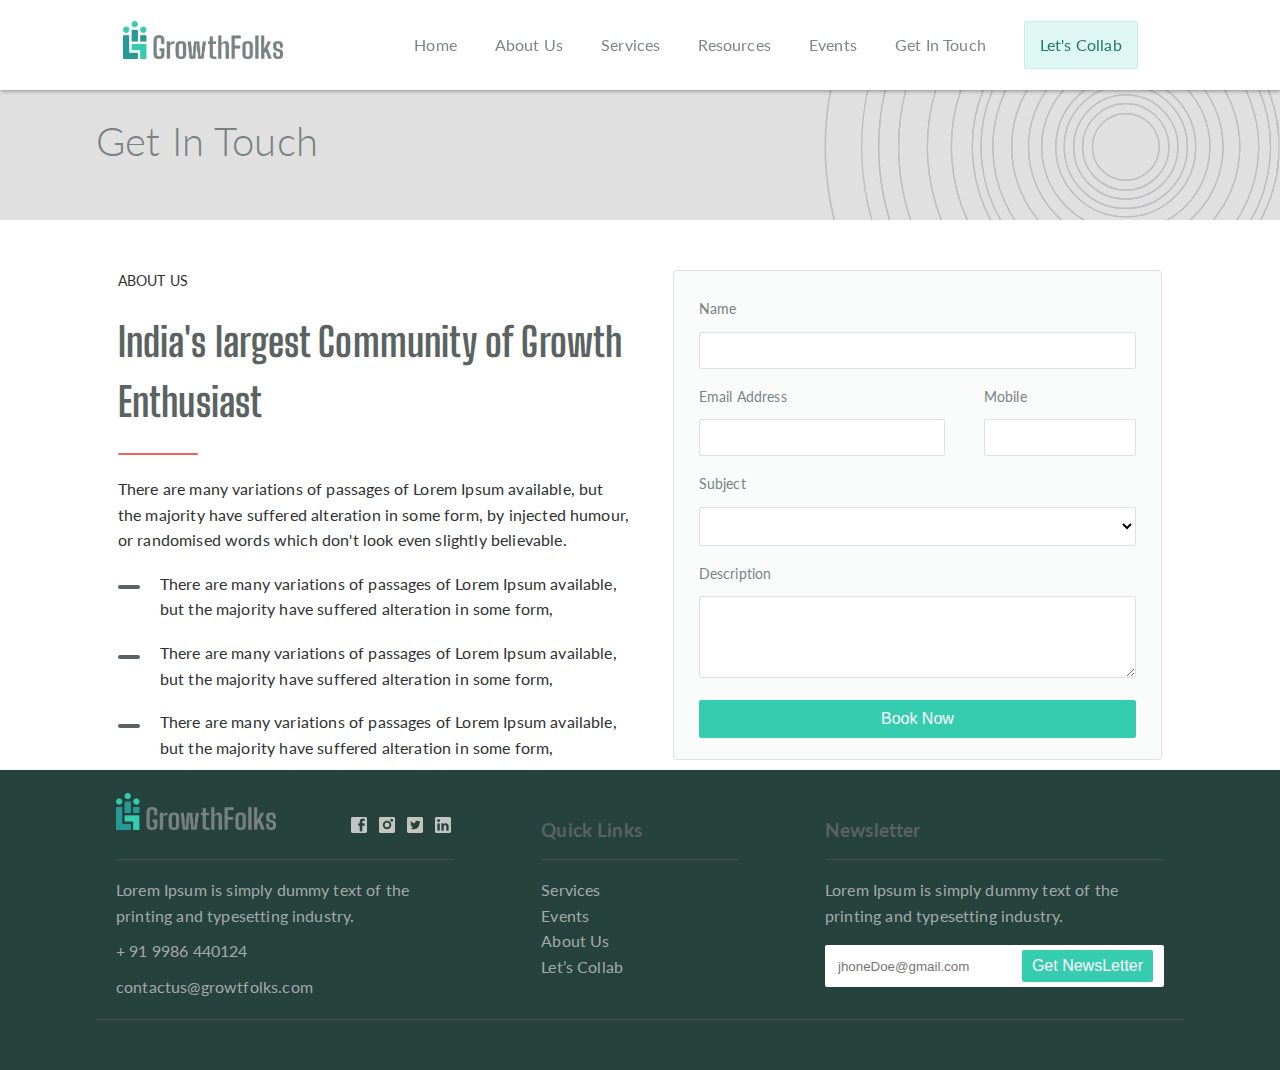
<file: GrothFloks/contact.html>
<!DOCTYPE html>
<html lang="en">
<head>
    <meta charset="UTF-8">
    <meta name="viewport" content="width=device-width, initial-scale=1.0">
    <link rel="stylesheet" href="../css/main.css">
    
    <link href="https://fonts.googleapis.com/css2?family=Big+Shoulders+Display:wght@300;400;500;600;700;800&family=Lato:wght@300;400&display=swap" rel="stylesheet">
    <link href="https://stackpath.bootstrapcdn.com/bootstrap/4.5.0/css/bootstrap.min.css" rel="stylesheet" integrity="sha384-9aIt2nRpC12Uk9gS9baDl411NQApFmC26EwAOH8WgZl5MYYxFfc+NcPb1dKGj7Sk" crossorigin="anonymous">
    <title>GrothFloks services</title>
</head>
<body>
    
    <!-- Header Section -->
    <header class="header">
        <div class="container">
            <div class="header_main">
                <div class="header_main--logo">
                    <a href="#"><img src="../details/logo.png" alt="GrowthFolks" class="logo"></a>
                </div>
                <nav class="header_main--nav">
                    <a href="index.html">Home</a>
                    <a href="about.html">About Us</a>
                    <a href="services.html">Services</a>
                    <a href="resources.html">Resources</a>
                    <a href="events.php">Events</a>
                    <a href="contact.html">Get In Touch</a>
                    <a href="" class="h-btn">Let's Collab</a>
                </nav>
                <div class="header_main--burger">
                    <div class="header_main--burger-menu"></div>
                </div>
            </div>
        </div>
    </header>



    <!-- Main -->
    <main>

        <section class="herobar">
            <div class="herobar_main">
                <div class="container">
                    <h1>Get In Touch</h1>
                </div>
            </div>


            <div class="contact">
                <div class="container">
                    <div class="contact_main">
                        <div class="contact_main--content">
                            <div class="base_heading">
                                <p class="base_heading--title">ABOUT US</p>
                                <h2 class="base_heading--h2">India's largest Community of Growth Enthusiast</h2>
                                <div class="base_heading--underline"></div>
                                <p>There are many variations of passages of Lorem Ipsum available, but the majority have suffered alteration in some form, by injected humour, or randomised words which don't look even slightly believable.</p>
                            </div>
                            <div class="list">
                                <div class="list--item">
                                    <div class="list--item-dashed"></div>
                                    <p>There are many variations of passages of Lorem Ipsum available, but the majority have suffered alteration in some form, </p>
                                </div>
                                <div class="list--item">
                                    <div class="list--item-dashed"></div>
                                    <p>There are many variations of passages of Lorem Ipsum available, but the majority have suffered alteration in some form, </p>
                                </div>
                                <div class="list--item">
                                    <div class="list--item-dashed"></div>
                                    <p>There are many variations of passages of Lorem Ipsum available, but the majority have suffered alteration in some form, </p>
                                </div>
                            </div>
                        </div>
                        <div class="contact_main--form">
                            <form action="">

                                <div class="tag">
                                    <label for="">Name</label>
                                    <input type="text">
                                </div>
                                <div class="email">
                                    <div class="tag tag-1">
                                        <label for="">Email Address</label>
                                        <input type="text">
                                    </div>
                                    <div class="tag tag-2">
                                        <label for="">Mobile</label>
                                        <input type="text">
                                    </div>
                                </div>
                                <div class="tag">
                                    <label for="">Subject</label>
                                    <select name="" id="">
                                        <option value=""></option>
                                    </select>
                                    
                                </div>
                                <div class="tag">
                                    <label for="">Description</label>
                                    <textarea name="" id="" cols="30" rows="4"></textarea>
                                </div>
                                <div class="tag">
                                    <button class="btn">Book Now</button>
                                </div>

                                
                            </form>

                        </div>
                    </div>
                </div>
            </div>


       </section>

    </main>




     <!-- Footer Section -->
    <footer class="footer">
        <div class="container">
            <div class="footer_main">
                <div class="footer_main--head">
                    <div class="footer_main--head-sec f-sec-1">
                        <div class="head">
                            <div class="head_logo">
                                <img src="../details/logo.png" alt="" class="logo">
                            </div>
                            <div class="head_icons">
                                <a href=""><img src="../images/facebook.png" alt="" class="s-icon"></a>
                                <a href=""><img src="../images/instagram.png" alt="" class="s-icon"></a>
                                <a href=""><img src="../images/twitter.png" alt="" class="s-icon"></a>
                                <a href=""><img src="../images/linkedin.png" alt="" class="s-icon"></a>
                            </div>
                        </div>
                        <div class="bottom">
                            <p>Lorem Ipsum is simply dummy text of the printing and typesetting industry.</p>
                            <p>+ 91 9986 440124</p>
                            <p>contactus@growtfolks.com</p>
                        </div>

                    </div>
                    <div class="footer_main--head-sec f-sec-2">
                        <div class="head">
                           <h3>Quick Links</h3>
                        </div>
                        <div class="bottom">
                            <ul>
                                <li><a href="">Services</a></li>
                                <li><a href="">Events</a></li>
                                <li><a href="">About Us</a></li>
                                <li><a href="">Let’s Collab</a></li>
                            </ul>
                        </div>
                    </div>
                    <div class="footer_main--head-sec f-sec-1">
                        <div class="head">
                            <h3>Newsletter</h3>
                        </div>
                        <div class="bottom">
                            <div class="bottom">
                                <p>Lorem Ipsum is simply dummy text of the printing and typesetting industry.</p>
                                <div class="newsletter-box">
                                    <input type="text" class="newsletter-inp" placeholder="jhoneDoe@gmail.com">
                                    <button  class="newsletter-btn">Get NewsLetter</button>
                                </div>
                            </div>
                        </div>
                    </div>
                </div>
                <div class="footer_main--bottom">
                    <div class="footer_main--bottom-design">

                    </div>
                    <div class="footer_main--bottom-design">

                    </div>
                </div>
            </div>
        </div>
    </footer>
<script src="../js/app.js"></script>   
</body>
</html>
</file>
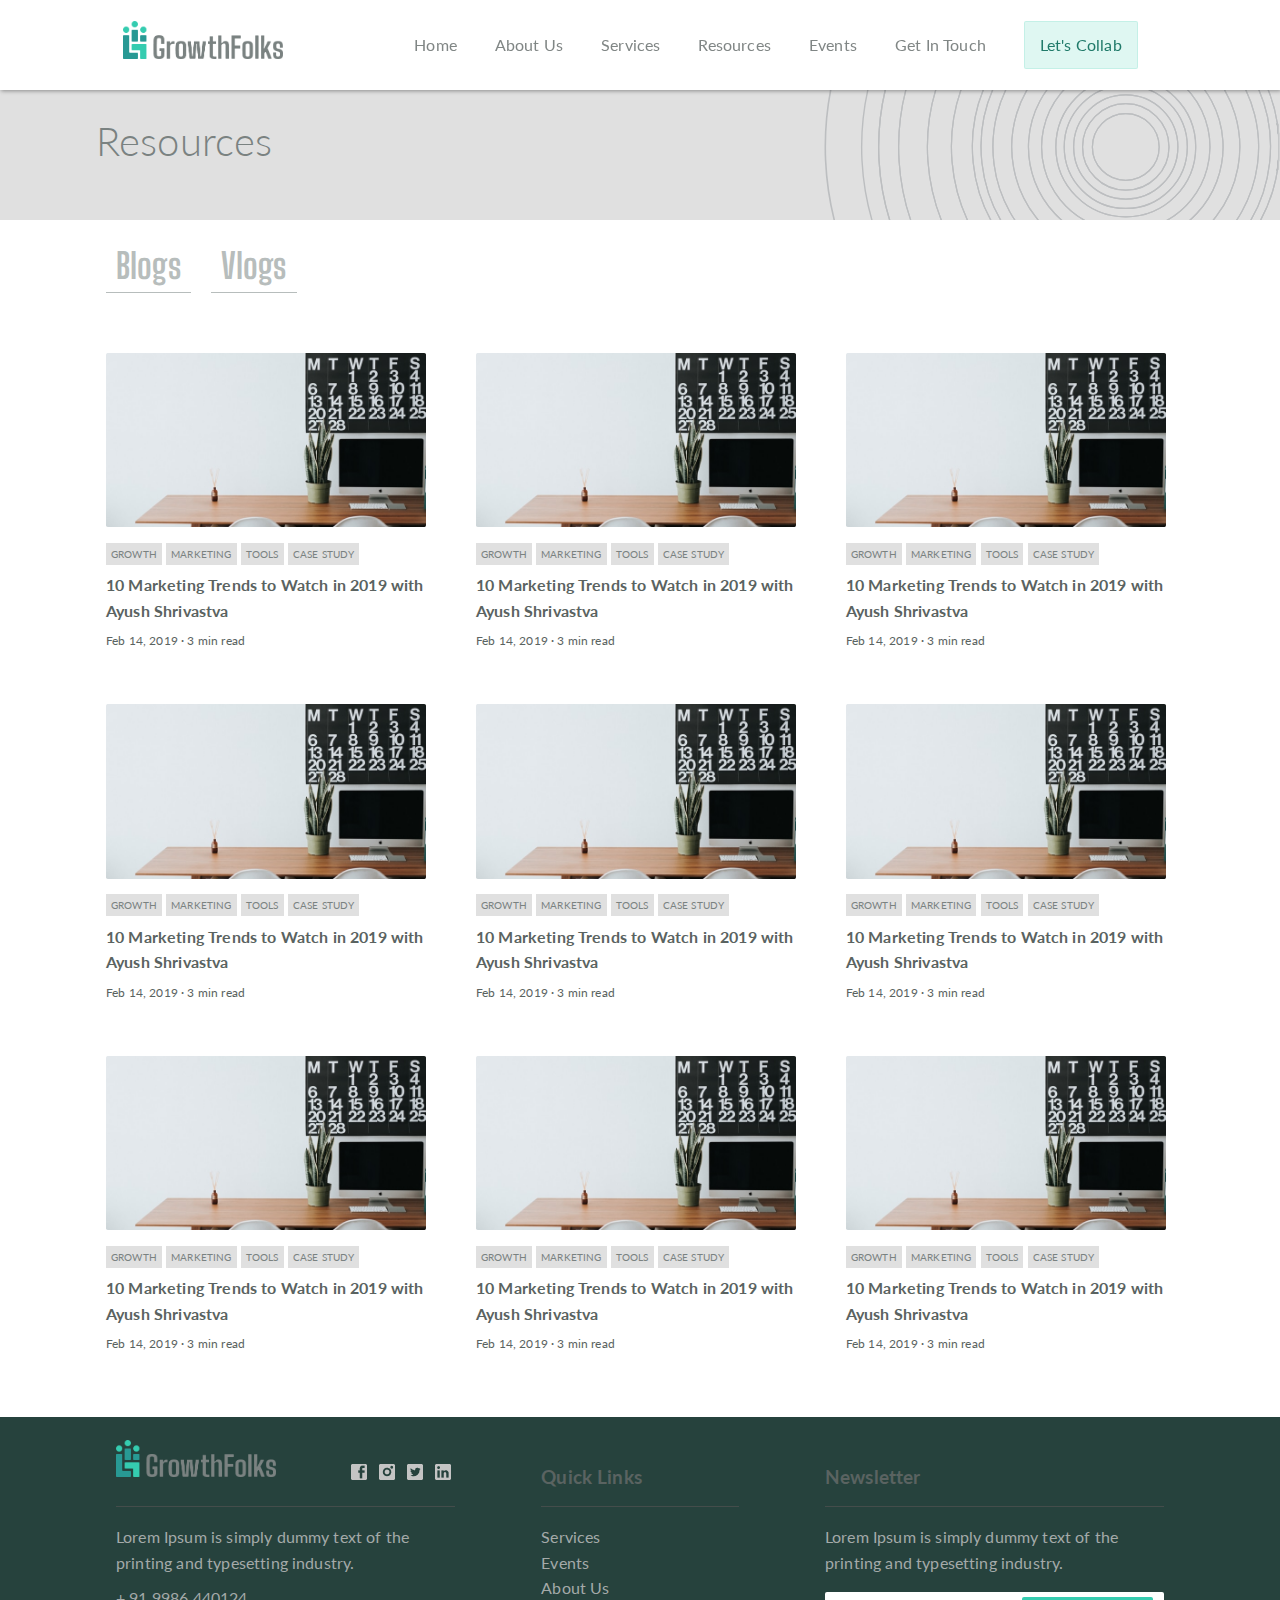
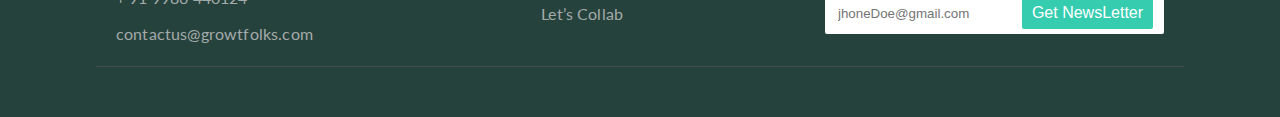
<file: GrothFloks/resources.html>
<!DOCTYPE html>
<html lang="en">
<head>
    <meta charset="UTF-8">
    <meta name="viewport" content="width=device-width, initial-scale=1.0">
    <link rel="stylesheet" href="../css/main.css">
    <link href="https://fonts.googleapis.com/css2?family=Big+Shoulders+Display:wght@300;400;500;600;700;800&family=Lato:wght@300;400&display=swap" rel="stylesheet">
    <link href="https://stackpath.bootstrapcdn.com/bootstrap/4.5.0/css/bootstrap.min.css" rel="stylesheet" integrity="sha384-9aIt2nRpC12Uk9gS9baDl411NQApFmC26EwAOH8WgZl5MYYxFfc+NcPb1dKGj7Sk" crossorigin="anonymous">
    <title>GrothFloks services</title>
</head>
<body>
    
    <!-- Header Section -->
    <header class="header">
        <div class="container">
            <div class="header_main">
                <div class="header_main--logo">
                    <a href="#"><img src="../details/logo.png" alt="GrowthFolks" class="logo"></a>
                </div>
                <nav class="header_main--nav">
                    <a href="index.html">Home</a>
                    <a href="about.html">About Us</a>
                    <a href="services.html">Services</a>
                    <a href="resources.html">Resources</a>
                    <a href="events.php">Events</a>
                    <a href="contact.html">Get In Touch</a>
                    <a href="" class="h-btn">Let's Collab</a>
                </nav>
                <div class="header_main--burger">
                    <div class="header_main--burger-menu"></div>
                </div>
            </div>
        </div>
    </header>


    <!-- Main -->
    <main>
        <!-- Header Section -->
        <section class="herobar">
            <div class="herobar_main">
                <div class="container">
                    <h1>Resources</h1>
                </div>
            </div>
        </section>

        <section class="blog_post">
            <div class="container">
                <div class="blog_post--toggel">
                    <div class="blog_post--toggel-btn">
                        <span><a href="">Blogs</a></span>
                    </div>
                    <div class="blog_post--toggel-btn">
                        <span><a href="">Vlogs</a></span>
                    </div>
                </div>


                <div class="blog_post--items">

                    <div class="resources_post">
                        <img src="../images/post-1.png" alt="" class="post_img">
                        <div class="tags">
                            <a href="" class="tags_links">GROWTH</a>
                            <a href="" class="tags_links">MARKETING</a>
                            <a href="" class="tags_links">TOOLS</a>
                            <a href="" class="tags_links">CASE STUDY</a>
                        </div>
                        <h3>10 Marketing Trends to Watch in 2019 with Ayush Shrivastva</h3>
                        <p class="date">Feb 14, 2019 · <span> 3 min read</span></p>
                    </div>


                    <div class="resources_post">
                        <img src="../images/post-1.png" alt="" class="post_img">
                        <div class="tags">
                            <a href="" class="tags_links">GROWTH</a>
                            <a href="" class="tags_links">MARKETING</a>
                            <a href="" class="tags_links">TOOLS</a>
                            <a href="" class="tags_links">CASE STUDY</a>
                        </div>
                        <h3>10 Marketing Trends to Watch in 2019 with Ayush Shrivastva</h3>
                        <p class="date">Feb 14, 2019 · <span> 3 min read</span></p>
                    </div>


                    <div class="resources_post">
                        <img src="../images/post-1.png" alt="" class="post_img">
                        <div class="tags">
                            <a href="" class="tags_links">GROWTH</a>
                            <a href="" class="tags_links">MARKETING</a>
                            <a href="" class="tags_links">TOOLS</a>
                            <a href="" class="tags_links">CASE STUDY</a>
                        </div>
                        <h3>10 Marketing Trends to Watch in 2019 with Ayush Shrivastva</h3>
                        <p class="date">Feb 14, 2019 · <span> 3 min read</span></p>
                    </div>

                    <div class="resources_post">
                        <img src="../images/post-1.png" alt="" class="post_img">
                        <div class="tags">
                            <a href="" class="tags_links">GROWTH</a>
                            <a href="" class="tags_links">MARKETING</a>
                            <a href="" class="tags_links">TOOLS</a>
                            <a href="" class="tags_links">CASE STUDY</a>
                        </div>
                        <h3>10 Marketing Trends to Watch in 2019 with Ayush Shrivastva</h3>
                        <p class="date">Feb 14, 2019 · <span> 3 min read</span></p>
                    </div>
                    <div class="resources_post">
                        <img src="../images/post-1.png" alt="" class="post_img">
                        <div class="tags">
                            <a href="" class="tags_links">GROWTH</a>
                            <a href="" class="tags_links">MARKETING</a>
                            <a href="" class="tags_links">TOOLS</a>
                            <a href="" class="tags_links">CASE STUDY</a>
                        </div>
                        <h3>10 Marketing Trends to Watch in 2019 with Ayush Shrivastva</h3>
                        <p class="date">Feb 14, 2019 · <span> 3 min read</span></p>
                    </div>
                    <div class="resources_post">
                        <img src="../images/post-1.png" alt="" class="post_img">
                        <div class="tags">
                            <a href="" class="tags_links">GROWTH</a>
                            <a href="" class="tags_links">MARKETING</a>
                            <a href="" class="tags_links">TOOLS</a>
                            <a href="" class="tags_links">CASE STUDY</a>
                        </div>
                        <h3>10 Marketing Trends to Watch in 2019 with Ayush Shrivastva</h3>
                        <p class="date">Feb 14, 2019 · <span> 3 min read</span></p>
                    </div>
                    <div class="resources_post">
                        <img src="../images/post-1.png" alt="" class="post_img">
                        <div class="tags">
                            <a href="" class="tags_links">GROWTH</a>
                            <a href="" class="tags_links">MARKETING</a>
                            <a href="" class="tags_links">TOOLS</a>
                            <a href="" class="tags_links">CASE STUDY</a>
                        </div>
                        <h3>10 Marketing Trends to Watch in 2019 with Ayush Shrivastva</h3>
                        <p class="date">Feb 14, 2019 · <span> 3 min read</span></p>
                    </div>
                    <div class="resources_post">
                        <img src="../images/post-1.png" alt="" class="post_img">
                        <div class="tags">
                            <a href="" class="tags_links">GROWTH</a>
                            <a href="" class="tags_links">MARKETING</a>
                            <a href="" class="tags_links">TOOLS</a>
                            <a href="" class="tags_links">CASE STUDY</a>
                        </div>
                        <h3>10 Marketing Trends to Watch in 2019 with Ayush Shrivastva</h3>
                        <p class="date">Feb 14, 2019 · <span> 3 min read</span></p>
                    </div>
                    <div class="resources_post">
                        <img src="../images/post-1.png" alt="" class="post_img">
                        <div class="tags">
                            <a href="" class="tags_links">GROWTH</a>
                            <a href="" class="tags_links">MARKETING</a>
                            <a href="" class="tags_links">TOOLS</a>
                            <a href="" class="tags_links">CASE STUDY</a>
                        </div>
                        <h3>10 Marketing Trends to Watch in 2019 with Ayush Shrivastva</h3>
                        <p class="date">Feb 14, 2019 · <span> 3 min read</span></p>
                    </div>
                    
                </div>
            </div>
        </section>

    </main>

     <!-- Footer Section -->
    <footer class="footer">
        <div class="container">
            <div class="footer_main">
                <div class="footer_main--head">
                    <div class="footer_main--head-sec f-sec-1">
                        <div class="head">
                            <div class="head_logo">
                                <img src="../details/logo.png" alt="" class="logo">
                            </div>
                            <div class="head_icons">
                                <a href=""><img src="../images/facebook.png" alt="" class="s-icon"></a>
                                <a href=""><img src="../images/instagram.png" alt="" class="s-icon"></a>
                                <a href=""><img src="../images/twitter.png" alt="" class="s-icon"></a>
                                <a href=""><img src="../images/linkedin.png" alt="" class="s-icon"></a>
                            </div>
                        </div>
                        <div class="bottom">
                            <p>Lorem Ipsum is simply dummy text of the printing and typesetting industry.</p>
                            <p>+ 91 9986 440124</p>
                            <p>contactus@growtfolks.com</p>
                        </div>

                    </div>
                    <div class="footer_main--head-sec f-sec-2">
                        <div class="head">
                           <h3>Quick Links</h3>
                        </div>
                        <div class="bottom">
                            <ul>
                                <li><a href="">Services</a></li>
                                <li><a href="">Events</a></li>
                                <li><a href="">About Us</a></li>
                                <li><a href="">Let’s Collab</a></li>
                            </ul>
                        </div>
                    </div>
                    <div class="footer_main--head-sec f-sec-1">
                        <div class="head">
                            <h3>Newsletter</h3>
                        </div>
                        <div class="bottom">
                            <div class="bottom">
                                <p>Lorem Ipsum is simply dummy text of the printing and typesetting industry.</p>
                                <div class="newsletter-box">
                                    <input type="text" class="newsletter-inp" placeholder="jhoneDoe@gmail.com">
                                    <button  class="newsletter-btn">Get NewsLetter</button>
                                </div>
                            </div>
                        </div>
                    </div>
                </div>
                <div class="footer_main--bottom">
                    <div class="footer_main--bottom-design">

                    </div>
                    <div class="footer_main--bottom-design">

                    </div>
                </div>
            </div>
        </div>
    </footer>
<script src="../js/app.js"></script>   
</body>
</html>
</file>
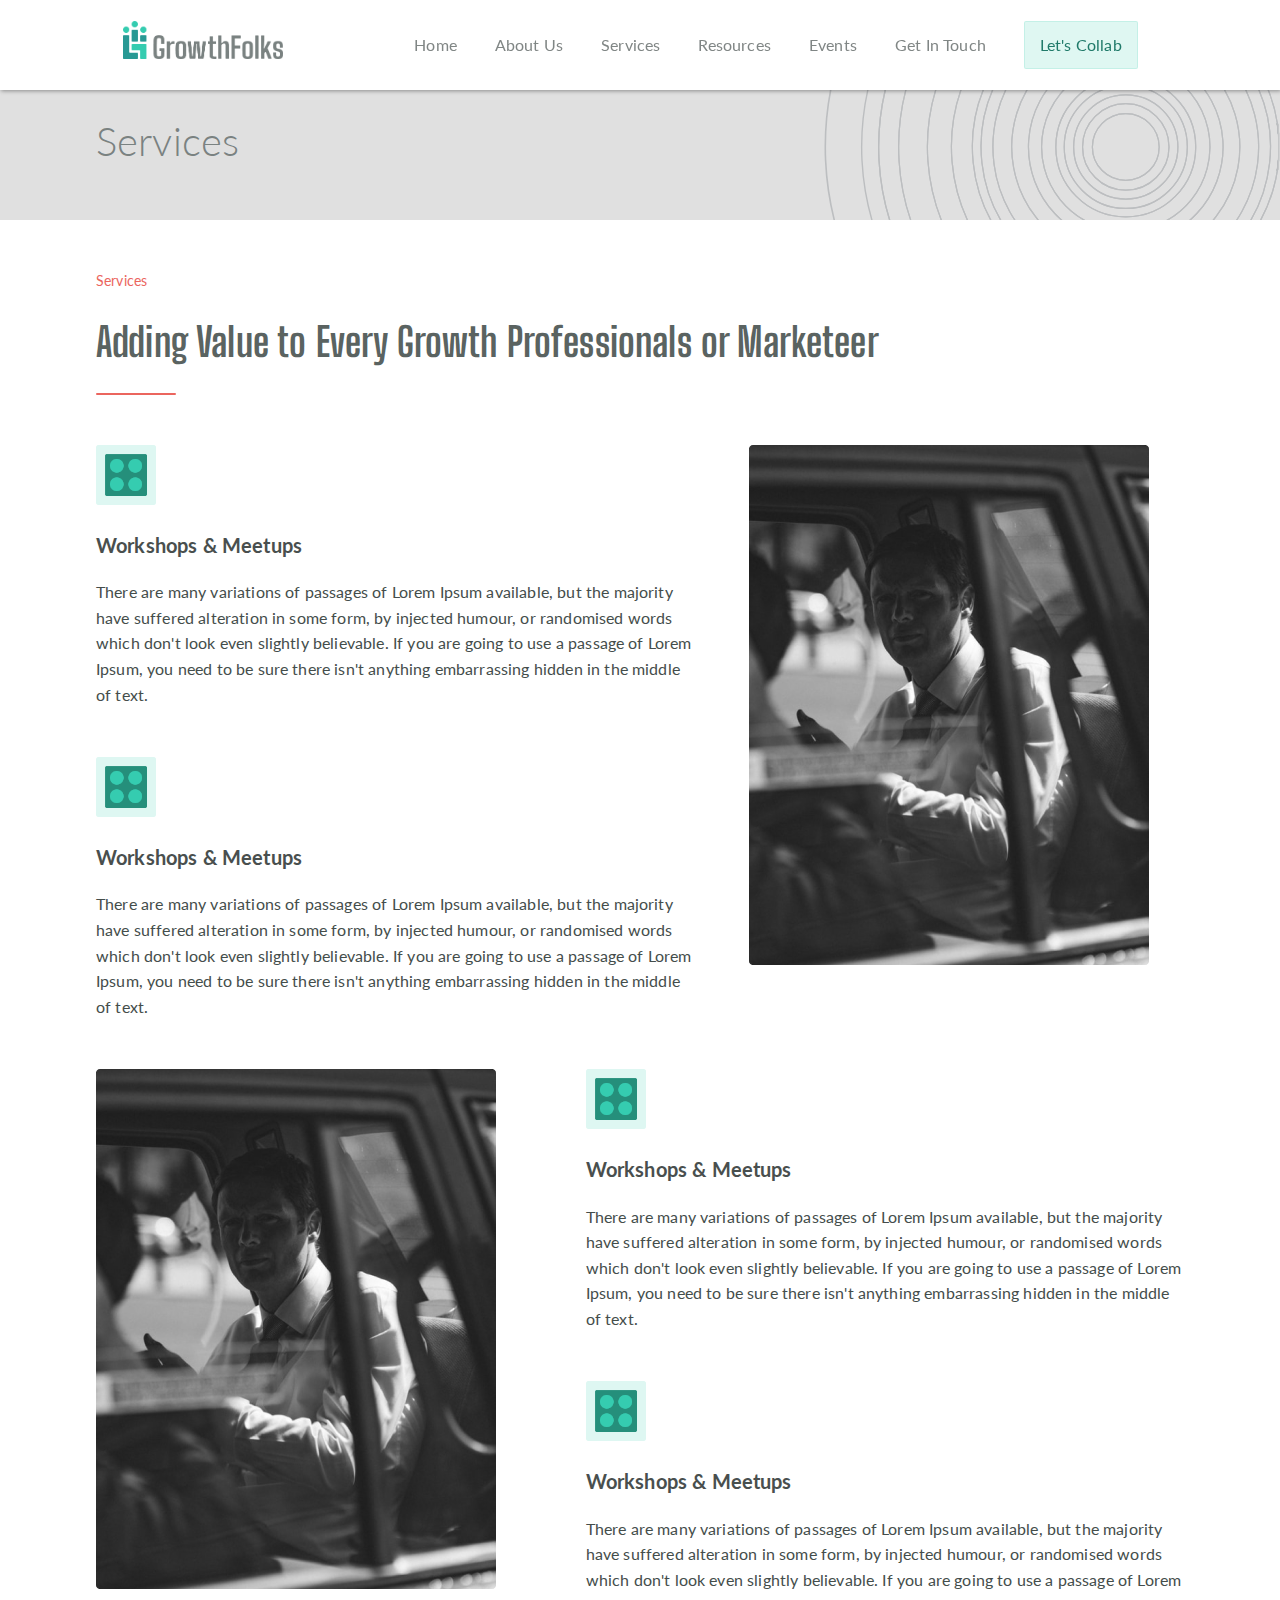
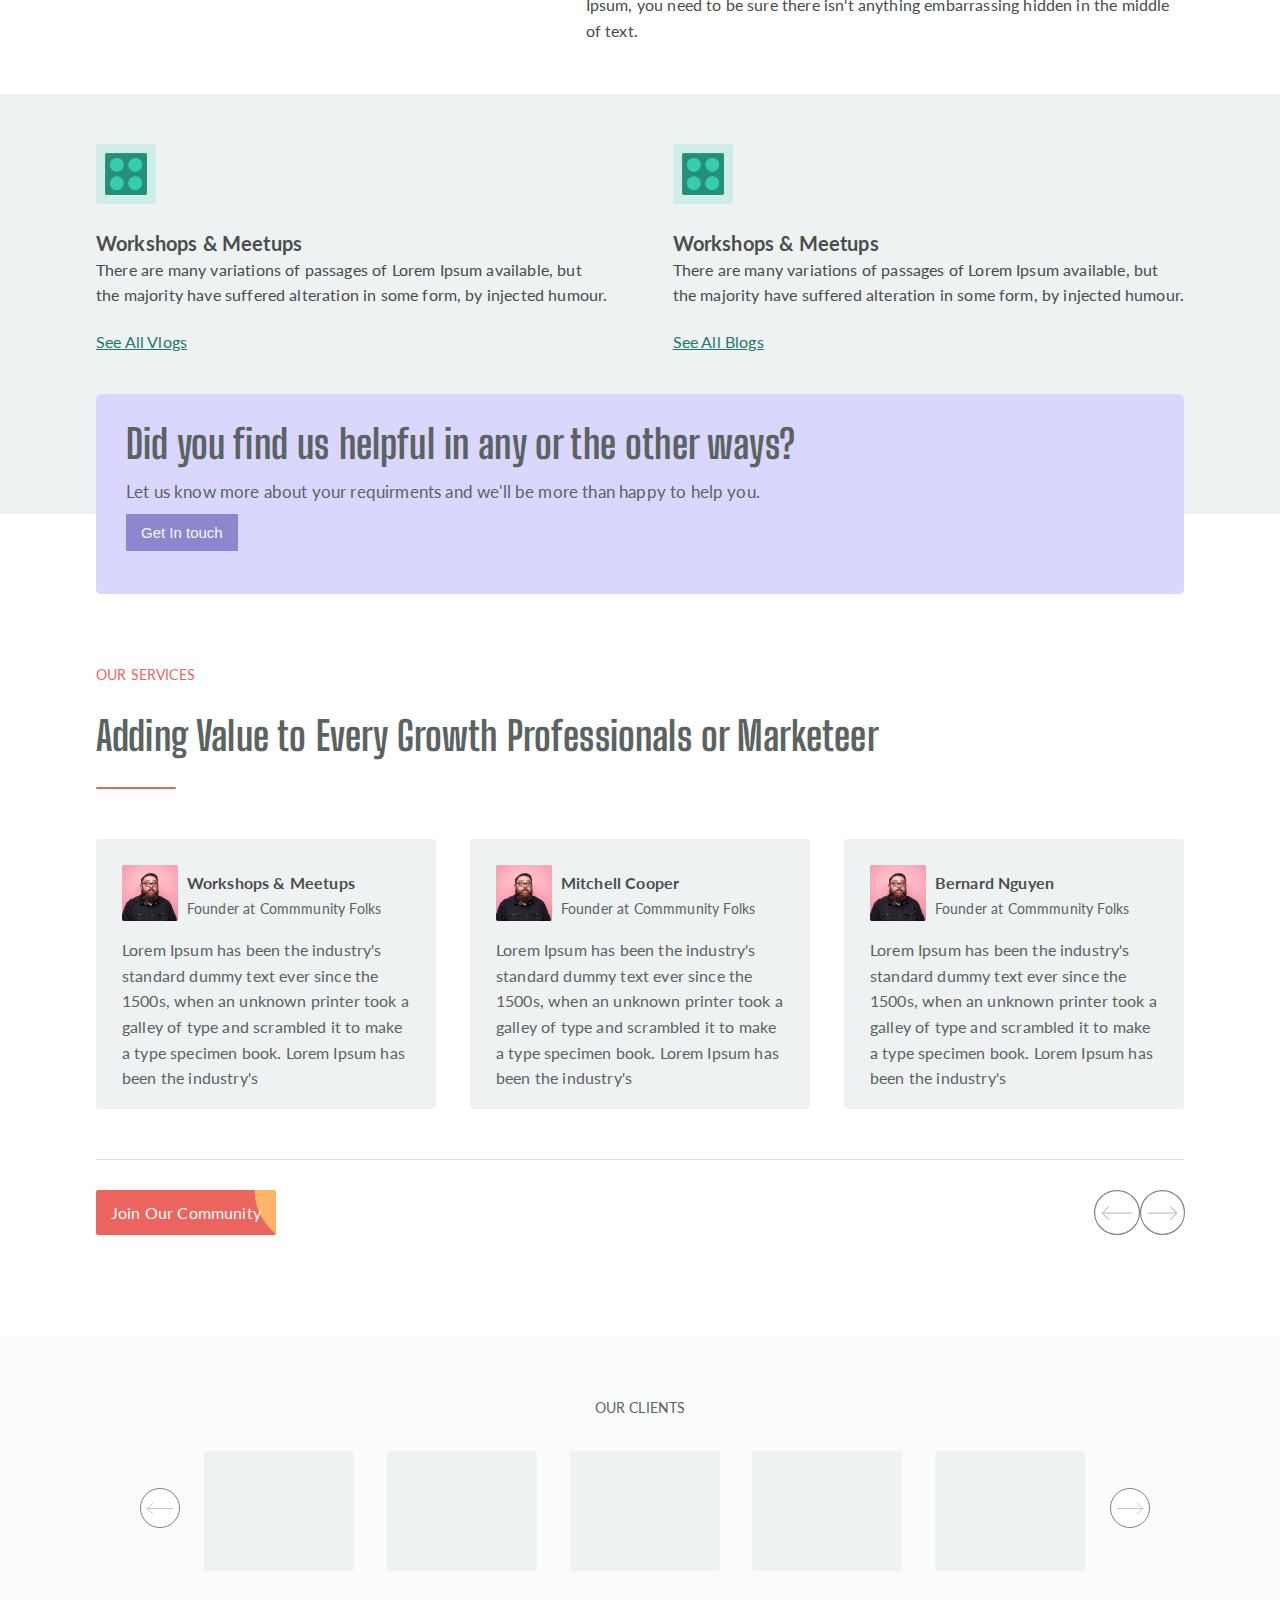
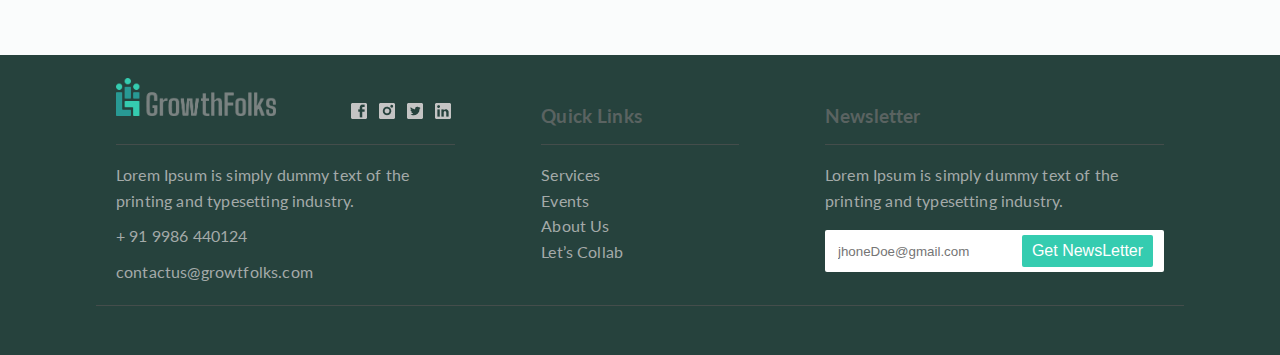
<file: GrothFloks/services.html>
<!DOCTYPE html>
<html lang="en">

<head>
    <meta charset="UTF-8">
    <meta name="viewport" content="width=device-width, initial-scale=1.0">
    <link rel="stylesheet" href="../css/main.css">
    <link
        href="https://fonts.googleapis.com/css2?family=Big+Shoulders+Display:wght@300;400;500;600;700;800&family=Lato:wght@300;400&display=swap"
        rel="stylesheet">
        <link href="https://stackpath.bootstrapcdn.com/bootstrap/4.5.0/css/bootstrap.min.css" rel="stylesheet" integrity="sha384-9aIt2nRpC12Uk9gS9baDl411NQApFmC26EwAOH8WgZl5MYYxFfc+NcPb1dKGj7Sk" crossorigin="anonymous">
    <title>GrothFloks services</title>
</head>

<body>

    <!-- Header Section -->
    <header class="header">
        <div class="container">
            <div class="header_main">
                <div class="header_main--logo">
                    <a href="#"><img src="../details/logo.png" alt="GrowthFolks" class="logo"></a>
                </div>
                <nav class="header_main--nav">
                    <a href="index.html">Home</a>
                    <a href="about.html">About Us</a>
                    <a href="services.html">Services</a>
                    <a href="resources.html">Resources</a>
                    <a href="events.php">Events</a>
                    <a href="contact.html">Get In Touch</a>
                    <a href="#" class="h-btn">Let's Collab</a>
                </nav>
                <div class="header_main--burger">
                    <div class="header_main--burger-menu"></div>
                </div>
            </div>
        </div>
    </header>

    <main>
        <section class="herobar">
            <div class="herobar_main">
                <div class="container">
                    <h1>Services</h1>
                </div>
            </div>
        </section>


        <section class="main_heading">
            <div class="container">
                <div class="base_heading">
                    <p class="base_heading--title">Services</p>
                    <h2 class="base_heading--h2">Adding Value to Every Growth Professionals or Marketeer</h2>
                    <div class="base_heading--underline"></div>
                </div>
            </div>
        </section>


        <section class="services_port">
            <div class="container">

                <!-- Main Section -->
                <div class="services_port--main">

                    <div class="services_port--main-content sec1-1">
                        <div class="content-sec">
                            <img src="../images/events-1.png" alt="" class="ser_item-img">
                            <h3 class="ser_item-h">Workshops & Meetups</h3>
                            <p class="ser_item-para">There are many variations of passages of Lorem Ipsum available, but
                                the majority have suffered alteration in some form, by injected humour, or randomised
                                words which don't look even slightly believable. If you are going to use a passage of
                                Lorem Ipsum, you need to be sure there isn't anything embarrassing hidden in the middle
                                of text.</p>
                        </div>
                        <div class="content-sec">
                            <img src="../images/events-1.png" alt="" class="ser_item-img">
                            <h3 class="ser_item-h">Workshops & Meetups</h3>
                            <p class="ser_item-para">There are many variations of passages of Lorem Ipsum available, but
                                the majority have suffered alteration in some form, by injected humour, or randomised
                                words which don't look even slightly believable. If you are going to use a passage of
                                Lorem Ipsum, you need to be sure there isn't anything embarrassing hidden in the middle
                                of text.</p>
                        </div>
                    </div>
                    <div class="services_port--main-img sec1-2">
                        <img src="../images/ser-img1.png" alt="" class="ser_img">
                    </div>
                </div>


                <div class="services_port--main">
                    <div class="services_port--main-content sec2-1">
                        <div class="content-sec">
                            <img src="../images/events-1.png" alt="" class="ser_item-img">
                            <h3 class="ser_item-h">Workshops & Meetups</h3>
                            <p class="ser_item-para">There are many variations of passages of Lorem Ipsum available, but
                                the majority have suffered alteration in some form, by injected humour, or randomised
                                words which don't look even slightly believable. If you are going to use a passage of
                                Lorem Ipsum, you need to be sure there isn't anything embarrassing hidden in the middle
                                of text.</p>
                        </div>
                        <div class="content-sec">
                            <img src="../images/events-1.png" alt="" class="ser_item-img">
                            <h3 class="ser_item-h">Workshops & Meetups</h3>
                            <p class="ser_item-para">There are many variations of passages of Lorem Ipsum available, but
                                the majority have suffered alteration in some form, by injected humour, or randomised
                                words which don't look even slightly believable. If you are going to use a passage of
                                Lorem Ipsum, you need to be sure there isn't anything embarrassing hidden in the middle
                                of text.</p>
                        </div>
                    </div>
                    <div class="services_port--main-img sec2-2">
                        <img src="../images/ser-img1.png" alt="" class="ser_img">
                    </div>
                </div>
            </div>



            <!-- Sub Section -->
            <div class="services_port--sub">
                <div class="container">
                    <div class="division-2">
                        <div class="services_port--sub-content">
                            <img src="../images/events-1.png" alt="" class="ser_item-img">
                            <h3 class="ser_item-h">Workshops & Meetups</h3>
                            <p class="ser_item-para">There are many variations of passages of Lorem Ipsum available, but
                                the majority have suffered alteration in some form, by injected humour.</p>
                            <a href="">See All Vlogs <i></i></a>
                        </div>
                        <div class="services_port--sub-content">
                            <img src="../images/events-1.png" alt="" class="ser_item-img">
                            <h3 class="ser_item-h">Workshops & Meetups</h3>
                            <p class="ser_item-para">There are many variations of passages of Lorem Ipsum available, but
                                the majority have suffered alteration in some form, by injected humour.</p>
                            <a href="">See All Blogs <i></i></a>
                        </div>
                    </div>
                </div>
            </div>

            <!-- Banner Section -->
            <div class="banner">
                <div class="banner_back"></div>
                <div class="container">
                    <div class="banner_main">
                        <h2>Did you find us helpful in any or the other ways?</h2>
                        <p>Let us know more about your requirments and we'll be more than happy to help you.</p>
                        <button class="btn">Get In touch</button>
                    </div>
                </div>
            </div>

        </section>

        <!-- Testimonials -->
        <div class="testimonial">
            <div class="container">
                <div class="testimonial_main">

                    <div class="base_heading">
                        <p class="base_heading--title">OUR SERVICES</p>
                        <h2 class="base_heading--h2">Adding Value to Every Growth Professionals or Marketeer</h2>
                        <div class="base_heading--underline"></div>
                    </div>

                    <div class="testimonial_main--items">

                        <div class="testimonial_item">
                            <div class="testimonial_item--head">
                                <div class="head--img">
                                    <img src="../images/boy-img1.png" alt="">
                                </div>
                                <div class="head--title">
                                    <h3 class="ser_item-h">Workshops & Meetups</h3>
                                    <p>Founder at Commmunity Folks</p>
                                </div>
                            </div>
                            <div class="testimonial_item--bottom">
                                <p>Lorem Ipsum has been the industry's standard dummy text ever since the 1500s, when an
                                    unknown printer took a galley of type and scrambled it to make a type specimen book.
                                    Lorem Ipsum has been the industry's</p>
                            </div>
                        </div>

                        <div class="testimonial_item">
                            <div class="testimonial_item--head">
                                <div class="head--img">
                                    <img src="../images/boy-img1.png" alt="">
                                </div>
                                <div class="head--title">
                                    <h3 class="ser_item-h">Mitchell Cooper</h3>
                                    <p>Founder at Commmunity Folks</p>
                                </div>
                            </div>
                            <div class="testimonial_item--bottom">
                                <p>Lorem Ipsum has been the industry's standard dummy text ever since the 1500s, when an
                                    unknown printer took a galley of type and scrambled it to make a type specimen book.
                                    Lorem Ipsum has been the industry's</p>
                            </div>
                        </div>


                        <div class="testimonial_item">
                            <div class="testimonial_item--head">
                                <div class="head--img">
                                    <img src="../images/boy-img1.png" alt="">
                                </div>
                                <div class="head--title">
                                    <h3 class="ser_item-h">Bernard Nguyen</h3>
                                    <p>Founder at Commmunity Folks</p>
                                </div>
                            </div>
                            <div class="testimonial_item--bottom">
                                <p>Lorem Ipsum has been the industry's standard dummy text ever since the 1500s, when an
                                    unknown printer took a galley of type and scrambled it to make a type specimen book.
                                    Lorem Ipsum has been the industry's</p>
                            </div>
                        </div>

                    </div>

                    <div class="bottom_bar">
                        <div class="bottom_bar--left">
                            <div class="page-btn">
                                <a href="">Join Our Community</a>
                            </div>
                        </div>
                        <div class="bottom_bar--right">
                            <img src="../images/left.svg" alt="" class="left_move">
                            <img src="../images/right.svg" alt="" class="right_move">
                        </div>
                    </div>

                </div>
            </div>
        </div>



        <!-- Client -->
        <div class="client">
            <div class="container">
                <div class="client_head">
                    <p>OUR CLIENTS</p>
                </div>

                <div class="client_gallery">
                    <div class="client_gallery--left">
                        <img src="../images/left.svg" alt="">
                    </div>
                    <div class="client_gallery--mid">
                        <div class="gallery-item"></div>
                        <div class="gallery-item"></div>
                        <div class="gallery-item"></div>
                        <div class="gallery-item"></div>
                        <div class="gallery-item"></div>
                    </div>
                    <div class="client_gallery--right">
                        <img src="../images/right.svg" alt="">
                    </div>
                </div>

            </div>
        </div>






    </main>

    <!-- Footer Section -->
    <footer class="footer">
        <div class="container">
            <div class="footer_main">
                <div class="footer_main--head">
                    <div class="footer_main--head-sec f-sec-1">
                        <div class="head">
                            <div class="head_logo">
                                <img src="../details/logo.png" alt="" class="logo">
                            </div>
                            <div class="head_icons">
                                <a href=""><img src="../images/facebook.png" alt="" class="s-icon"></a>
                                <a href=""><img src="../images/instagram.png" alt="" class="s-icon"></a>
                                <a href=""><img src="../images/twitter.png" alt="" class="s-icon"></a>
                                <a href=""><img src="../images/linkedin.png" alt="" class="s-icon"></a>
                            </div>
                        </div>
                        <div class="bottom">
                            <p>Lorem Ipsum is simply dummy text of the printing and typesetting industry.</p>
                            <p>+ 91 9986 440124</p>
                            <p>contactus@growtfolks.com</p>
                        </div>

                    </div>
                    <div class="footer_main--head-sec f-sec-2">
                        <div class="head">
                            <h3>Quick Links</h3>
                        </div>
                        <div class="bottom">
                            <ul>
                                <li><a href="">Services</a></li>
                                <li><a href="">Events</a></li>
                                <li><a href="">About Us</a></li>
                                <li><a href="">Let’s Collab</a></li>
                            </ul>
                        </div>
                    </div>
                    <div class="footer_main--head-sec f-sec-1">
                        <div class="head">
                            <h3>Newsletter</h3>
                        </div>
                        <div class="bottom">
                            <div class="bottom">
                                <p>Lorem Ipsum is simply dummy text of the printing and typesetting industry.</p>
                                <div class="newsletter-box">
                                    <input type="text" class="newsletter-inp" placeholder="jhoneDoe@gmail.com">
                                    <button class="newsletter-btn">Get NewsLetter</button>
                                </div>
                            </div>
                        </div>
                    </div>
                </div>
                <div class="footer_main--bottom">
                    <div class="footer_main--bottom-design">

                    </div>
                    <div class="footer_main--bottom-design">

                    </div>
                </div>
            </div>
        </div>
    </footer>
    <script src="../js/app.js"></script>
</body>

</html>
</file>
<file: css/main.css>
*, *::after, *::before {
  margin: 0;
  padding: 0;
  box-sizing: border-box;
}

html {
  font-size: 62.5%;
}

.logo {
  width: 16rem;
}

main {
  padding-top: 9rem;
}

.newsletter-box {
  margin-top: 1.7rem;
  background-color: #fff;
  padding: .5rem;
  border-radius: 2px;
}

.newsletter-box .newsletter-inp {
  border: none;
  padding: .8rem;
  width: 57%;
  border-radius: 2px;
}

.newsletter-box .newsletter-btn {
  box-sizing: border-box;
  cursor: pointer;
  width: 40%;
  border: none;
  padding: .7rem;
  border-radius: 2px;
  background-color: #35CCB0;
  font-size: 1.6rem;
  color: #FFFFFF;
}

.herobar_main {
  position: relative;
  height: 13rem;
  background-color: #E0E0E0;
  background-image: url("../images/springs-img-1.svg");
  background-size: 100rem;
  background-repeat: no-repeat;
  background-position-x: 100%;
  background-position-y: 40%;
}

.herobar_main h1 {
  position: absolute;
  top: 30%;
  font-size: 4rem;
  font-family: 'Lato', sans-serif;
  font-weight: 300;
  color: #7A8281;
}

@media only screen and (max-width: 700px) {
  .herobar_main {
    height: 10rem;
  }
  .herobar_main h1 {
    font-size: 3rem;
  }
  .newsletter-box {
    margin-top: 1.7rem;
    background-color: #fff;
    padding: .5rem;
    border-radius: 2px;
  }
  .newsletter-box .newsletter-inp {
    border: none;
    padding: .8rem;
    width: 100%;
    border-radius: 2px;
    text-align: center;
  }
  .newsletter-box .newsletter-btn {
    width: 100%;
    margin-top: .5rem;
  }
}

.main_heading {
  margin: 5rem 0rem;
}

.banner {
  background-color: #EFF2F2;
  height: 12rem;
  margin-bottom: 15rem;
}

.banner_main {
  padding: 2rem 3rem;
  height: 20rem;
  border-radius: 5px;
  background-color: #DAD7FF;
}

.banner_main h2 {
  font-family: 'Big Shoulders Display', cursive;
  font-size: 4rem;
  font-weight: bold;
  line-height: 150%;
  margin-bottom: 2.1rem;
  color: #5A6361;
  margin-bottom: .5rem;
}

.banner_main p {
  font-size: 1.7rem;
}

.banner_main .btn {
  padding: 1rem 1.5rem;
  background: #8D87CD;
  border: none;
  color: #f7f7f7;
  font-size: 1.5rem;
  margin-top: 1rem;
  cursor: pointer;
}

.banner .index_banner-main {
  background: #207A6A;
  background-image: url("../images/DICE.svg");
  background-repeat: no-repeat;
  background-position-x: 120%;
  background-position-y: 50%;
  background-size: 40%;
}

.banner .index_banner-main h2 {
  color: #fff;
}

.banner .index_banner-main p {
  color: #B7BDBC;
}

.banner .index_banner-main .btn {
  background: #FFB468;
}

.index_banner {
  background-color: #fff;
  position: relative;
}

.index_banner .banner_backindex {
  height: 20rem;
  width: 100%;
  z-index: -1;
  position: absolute;
  top: 10rem;
  left: 0;
  background-color: #EFF2F2;
}

.pagination {
  background: #FAFCFC;
}

.pagination_main {
  display: flex;
  justify-content: space-between;
  align-items: center;
  height: 10rem;
}

.pagination_main--left {
  cursor: pointer;
}

.pagination_main--mid {
  display: flex;
}

.pagination_main--mid .page_number {
  width: 4.8rem;
  height: 4.8rem;
  border-radius: 50%;
  text-align: center;
  position: relative;
  margin-left: 1rem;
  background: #E0E0E0;
  cursor: pointer;
  padding: 1.5rem;
}

.pagination_main--mid .page_number-text {
  position: absolute;
  top: 50%;
  left: 50%;
  transform: translate(-50%, -50%);
  font-family: 'Big Shoulders Display', cursive;
  font-weight: 800;
  font-size: 2.1rem;
  color: #585c5b;
}

.pagination_main--mid .page_number:active {
  background: #207A6A;
}

.pagination_main--mid .page_number:active .page_number-text {
  color: #fff;
}

.pagination_main--right {
  cursor: pointer;
}

@media only screen and (max-width: 700px) {
  .banner {
    background-color: #EFF2F2;
    height: 20rem;
    margin-bottom: 20rem;
  }
  .banner_main {
    padding: 2rem 3rem;
    height: 28rem;
    border-radius: 5px;
    background-color: #DAD7FF;
    text-align: center;
  }
  .banner_main h2 {
    font-family: 'Big Shoulders Display', cursive;
    font-size: 4rem;
    font-weight: bold;
    line-height: 150%;
    margin-bottom: 2.1rem;
    color: #5A6361;
    margin-bottom: .5rem;
  }
  .banner_main p {
    font-size: 1.7rem;
  }
  .banner_main .btn {
    padding: 1rem 1.5rem;
    background: #8D87CD;
    border: none;
    color: #f7f7f7;
    font-size: 1.5rem;
    margin-top: 1rem;
    cursor: pointer;
  }
  .index_banner-main {
    height: 40rem;
  }
  .about_banner {
    height: 40rem;
  }
}

body {
  font-family: 'Lato', sans-serif;
  font-style: normal;
  font-weight: normal;
  font-size: 1.6rem !important;
  line-height: 160%;
  color: #5A6361;
  letter-spacing: 0.01em;
}

.base_heading--title {
  font-family: 'Lato', sans-serif;
  font-size: 1.4rem;
  font-weight: normal;
  line-height: 150%;
  margin-bottom: 2.1rem;
  color: #EB655E;
  margin-bottom: 2.1rem;
}

.base_heading--h2 {
  font-family: 'Big Shoulders Display', cursive;
  font-size: 4rem;
  font-weight: bold;
  line-height: 150%;
  margin-bottom: 2.1rem;
  color: #5A6361;
  margin-bottom: 2.1rem;
}

.base_heading--underline {
  background-color: #EB655E;
  width: 8rem;
  height: 2px;
  border-radius: 2px;
  margin-bottom: 2.1rem;
}

@media only screen and (max-width: 900px) {
  .base_heading {
    text-align: center;
  }
  .base_heading--underline {
    margin-left: 40%;
  }
}

.container {
  max-width: 1200px;
  width: 85%;
  margin: 0 auto;
}

@media only screen and (max-width: 700px) {
  .container {
    max-width: 50rem;
  }
}

.division-2 {
  display: flex;
  justify-content: space-between;
  align-items: center;
}

.bottom_bar {
  margin-top: 2.5rem;
  padding-top: 3rem;
  border-top: 1px solid #E0E0E0;
  display: flex;
  justify-content: space-between;
  transition: all .3s ease-in-out;
}

.bottom_bar--left .page-btn {
  font-family: 'Lato', sans-serif;
  padding: 1rem 1.5rem;
  color: #fff;
  background: #EB655E;
  border: 1px solid 0;
  border-radius: 2px;
  text-decoration: none;
  background: url("../images/bar-btn.svg");
  background-size: 150%;
  background-repeat: no-repeat;
  background-position-x: -4rem;
  transition: all .3s ease-in-out;
}

.bottom_bar--left .page-btn .svg-arow {
  width: 1.4rem;
  margin-left: .2rem;
}

.bottom_bar--left .page-btn a {
  text-decoration: none;
  color: #fff;
}

.bottom_bar--left .page-btn:hover {
  background: url("../images/bar-btn.svg");
  background-size: 210%;
  background-repeat: no-repeat;
  backface-visibility: hidden;
}

.bottom_bar--right {
  width: 9rem;
  display: flex;
  cursor: pointer;
  justify-content: space-between;
}

.bottom_bar--right .left {
  width: 4rem;
  height: 4rem;
  background-color: #B7BDBC;
  border-radius: 50%;
}

.bottom_bar--right .left:hover {
  background-color: #FFB242;
}

.bottom_bar--right .right {
  width: 4rem;
  height: 4rem;
  background-color: #B7BDBC;
  border-radius: 50%;
}

.bottom_bar--right .right:hover {
  background-color: #FFB242;
}

.left {
  width: 4rem;
  height: 4rem;
  background-color: #B7BDBC;
  border-radius: 50%;
}

.left:hover {
  background-color: #FFB242;
}

.right {
  width: 4rem;
  height: 4rem;
  background-color: #B7BDBC;
  border-radius: 50%;
}

.right:hover {
  background-color: #FFB242;
}

@media only screen and (max-width: 900px) {
  .bottom_bar {
    flex-direction: column;
    align-items: center;
  }
  .bottom_bar--left {
    order: 2;
  }
  .bottom_bar--right {
    order: 1;
    margin-bottom: 2rem;
  }
}

.ser_item-img {
  width: 6rem;
  margin-bottom: 2.1rem;
}

.ser_item-h {
  font-size: 2rem;
  color: #494F4E;
}

.ser_item-para {
  font-size: 1.6rem;
  margin-bottom: 2.1rem;
  color: #444D4B;
}

.header {
  position: fixed;
  width: 100%;
  display: flex;
  align-items: center;
  background-color: #fff;
  z-index: 4;
  box-shadow: 1px 1px 4px rgba(0, 0, 0, 0.377);
  font-size: 1rem;
  transition: all .3s ease-in;
}

.header_main {
  height: 9rem;
  display: flex;
  justify-content: space-around;
  align-items: center;
}

.header_main--logo {
  width: 20%;
}

.header_main--nav {
  width: 70%;
  display: flex;
  justify-content: space-around;
  align-items: center;
}

.header_main--nav a {
  text-decoration: none;
  font-size: 1.6rem;
  color: #808685;
  display: flex;
}

.header_main--nav .nav-item {
  position: relative;
  transition: all .3s ease-in;
}

.header_main--nav .nav-item:hover {
  text-decoration: none;
  transition: all .3s ease-in;
  color: #26423D;
}

.header_main--nav .nav-item:hover::before {
  content: '';
  width: 20px;
  position: absolute;
  top: 3px;
  left: -.8rem;
  z-index: -1;
  height: 20px;
  border-radius: 50%;
  background: #EFF2F2;
}

.header_main--nav .dropdown {
  display: flex;
  justify-content: space-between;
  align-items: center;
  position: relative;
  align-items: center;
  width: 9rem;
  height: 5rem;
}

.header_main--nav .dropdown .dd {
  font-size: 1.5rem;
  margin-top: .6rem;
  margin-left: .8rem;
  width: 10%;
  color: #808685;
}

.header_main--nav .dropdown .dropdown-ele {
  width: 13rem;
  height: 10rem;
  display: none;
  position: absolute;
  border-radius: 3px;
  border: 1px solid #eee;
  top: 5rem;
  left: -2rem;
  z-index: 2;
  background-color: #fff;
  box-shadow: 0px 0px 3px rgba(156, 156, 156, 0.425);
}

.header_main--nav .dropdown .dropdown-ele .drop-text {
  margin: 0;
  padding: 1rem;
}

.header_main--nav .dropdown .dropdown-ele a {
  text-decoration: none;
  color: #808685;
}

.header_main--nav .dropdown .dropdown-ele a:hover {
  color: #ffb468;
}

.header_main--nav .dropdown .dropdown-ele:hover {
  display: block;
}

.header_main--nav .dropdown .dropdown-ele:before {
  content: '';
  position: absolute;
  top: -2rem;
  left: 9rem;
  width: 3rem;
  height: 3rem;
  border-radius: 2px;
  border: 1px solid #eee;
  display: block;
  background-color: #fff;
  clip-path: polygon(50% 32%, 7% 88%, 94% 88%);
}

.header_main--nav .dropdown:hover .dropdown-ele {
  display: block;
}

.header_main--nav .h-btn {
  color: #207A6A;
  padding: 1rem 1.5rem;
  background: rgba(53, 204, 176, 0.16);
  border: 1px solid rgba(53, 204, 176, 0.16);
  border-radius: 2px;
  transition: all .3s ease-in;
}

.header_main--nav .h-btn:hover {
  border: 1px solid #207A6A;
}

.header_main--burger {
  cursor: pointer;
  width: 4rem;
  height: 4rem;
  position: relative;
  display: none;
}

.header_main--burger-menu {
  position: absolute;
  top: 50%;
  left: 50%;
  transform: translate(-50%, -50%);
  width: 2.8rem;
  height: 4px;
  border-radius: 2px;
  position: relative;
  background-color: #c9c6c5;
  transition: all 0.5s ease-in-out;
}

.header_main--burger-menu::before {
  content: '';
  position: absolute;
  top: -8px;
  width: 2.8rem;
  height: 4px;
  border-radius: 2px;
  background-color: #646363;
  transition: all 0.5s ease-in-out;
}

.header_main--burger-menu::after {
  content: '';
  position: absolute;
  top: 8px;
  width: 2.4rem;
  height: 4px;
  border-radius: 2px;
  background-color: #adabaa;
  transition: all 0.5s ease-in-out;
}

.header_main--burger-menu.open {
  background-color: transparent;
}

.header_main--burger-menu.open.open::before {
  transform: rotate(-45deg) translateY(11px);
}

.header_main--burger-menu.open.open::after {
  transform: rotate(45deg) translateY(-11px);
  width: 2.8rem;
}

.nav-active {
  position: relative;
  transition: all .3s ease-in;
  color: #26423D;
}

.nav-active::before {
  content: '';
  width: 20px;
  position: absolute;
  top: 3px;
  left: -.8rem;
  z-index: -1;
  height: 20px;
  border-radius: 50%;
  background: #FFB468;
  text-decoration: none;
  transition: all .3s ease-in;
}

@media only screen and (max-width: 700px) {
  .header_main--nav {
    visibility: hidden;
  }
  .header_main--nav a {
    margin-top: 5rem;
    font-size: 1.8rem;
  }
  .header_main--nav.open {
    position: fixed;
    top: 0;
    flex-direction: column;
    justify-content: start;
    width: 100vh;
    height: 100vh;
    background-color: #eee;
    z-index: 2;
    transform: translatY(100%);
    visibility: visible;
    overflow: hidden;
    transition: all 0.5s ease-in-out;
  }
  .header_main--nav .dropdown {
    clear: both;
    text-align: center;
    width: 17rem;
    height: 5rem;
    padding-left: 4rem;
  }
  .header_main--nav .dropdown .dropdown-ele {
    top: 8rem;
    left: 2rem;
  }
  .header_main--burger {
    display: block;
  }
  .header_main--burger-menu {
    position: absolute;
    top: 50%;
    left: 50%;
    transform: translate(-50%, -50%);
    width: 2.8rem;
    height: 4px;
    border-radius: 2px;
    z-index: 3;
    position: relative;
    background-color: #c9c6c5;
    transition: all 0.5s ease-in-out;
  }
  .header_main--burger-menu::before {
    content: '';
    position: absolute;
    top: -8px;
    width: 2.8rem;
    height: 4px;
    border-radius: 2px;
    background-color: #646363;
    transition: all 0.5s ease-in-out;
  }
  .header_main--burger-menu::after {
    content: '';
    position: absolute;
    top: 8px;
    width: 2.4rem;
    height: 4px;
    border-radius: 2px;
    background-color: #adabaa;
    transition: all 0.5s ease-in-out;
  }
  .header_main--burger-menu.open {
    background-color: transparent;
  }
  .header_main--burger-menu.open.open::before {
    transform: rotate(-45deg) translateY(11px);
  }
  .header_main--burger-menu.open.open::after {
    transform: rotate(45deg) translateY(-11px);
    width: 2.8rem;
  }
}

.hero {
  min-height: 60rem;
}

.hero_back {
  background: #FAFCFC;
  min-height: 55rem;
}

.hero_main {
  display: flex;
  justify-content: space-around;
  height: 53.6rem;
}

.hero_main--heading {
  position: relative;
  width: 48%;
}

.hero_main--heading .d-box-r {
  width: 17.2rem;
  height: 7.2rem;
  background-color: #FFB468;
  border-radius: 2px;
  position: absolute;
  top: 8.8rem;
}

.hero_main--heading .heading-box {
  position: absolute;
  top: 12.1rem;
  left: 2.6rem;
}

.hero_main--heading .heading-box-h1 {
  font-family: 'Big Shoulders Display', cursive;
  font-size: 4.4rem;
  font-weight: 800;
  line-height: 142%;
  margin-bottom: 2.1rem;
  color: #26423D;
  word-spacing: .3rem;
}

.hero_main--heading .heading-box-p {
  font-family: 'Lato', sans-serif;
  font-size: 1.6rem;
  font-weight: normal;
  line-height: 160%;
  margin-bottom: 2.1rem;
  color: #7A8281;
  letter-spacing: 0.01em;
  margin-bottom: 3.5rem;
  font-size: 1.7rem;
}

.hero_main--heading .heading-box-btn {
  font-family: 'Lato', sans-serif;
  padding: 1rem 1.5rem;
  color: #fff;
  background: #35CCB0;
  border: 1px solid #35CCB0;
  border-radius: 2px;
  text-decoration: none;
  transition: all .2s ease-in;
}

.hero_main--heading .heading-box-btn:hover {
  border: 1px solid #207A6A;
}

.hero_main--img {
  width: 48%;
  position: relative;
}

.hero_main--img .d-box-l-1 {
  width: 8rem;
  height: 13.6rem;
  background-color: #EB655E;
  border-radius: 2px;
  position: absolute;
  top: 5.3rem;
}

.hero_main--img .hero_img-box {
  width: 43rem;
  height: 53rem;
  border-radius: 3px;
  background-color: #aa2929;
  z-index: 1;
  position: absolute;
  top: 8.8rem;
  left: 3rem;
}

.hero_main--img .hero_img-box img {
  width: 100%;
  height: 100%;
}

.hero_main--img .d-box-l-2 {
  width: 13.6rem;
  height: 13.6rem;
  background-color: #FFB468;
  border-radius: 2px;
  position: absolute;
  top: 46rem;
  left: 36rem;
}

@media only screen and (max-width: 700px) {
  .container {
    width: 40rem;
  }
  .hero_back {
    min-height: 40rem;
  }
  .hero_main {
    flex-direction: column;
    justify-content: center;
    align-items: center;
    height: 120rem;
  }
  .hero_main--heading {
    width: 95%;
    height: 55rem;
  }
  .hero_main--heading .d-box-r {
    top: 6rem;
    left: 4rem;
  }
  .hero_main--heading .heading-box {
    top: 9.5rem;
    text-align: center;
  }
  .hero_main--img {
    width: 95%;
    height: 55rem;
  }
  .hero_main--img .d-box-l-1 {
    top: 3rem;
    left: 1rem;
  }
  .hero_main--img .hero_img-box {
    width: 26rem;
    height: 40rem;
    top: 7rem;
    left: 2.8rem;
  }
  .hero_main--img .d-box-l-2 {
    width: 9rem;
    height: 13.6rem;
    top: 37rem;
    left: 22rem;
  }
}

.about {
  margin: 8rem 0;
}

.about_main--detail {
  display: flex;
  justify-content: space-between;
  align-items: center;
}

.about_main--detail-text {
  width: 47%;
}

.about_main--detail-text p {
  padding-bottom: 3rem;
}

.about_main--detail-text .about-btn {
  font-family: 'Lato', sans-serif;
  padding: 1rem 1.5rem;
  color: #fff;
  background: #EB655E;
  border: 1px solid 0;
  border-radius: 2px;
  text-decoration: none;
  background: url("../images/bar-btn.svg");
  background-size: 150%;
  background-repeat: no-repeat;
  background-position-x: -4rem;
  transition: all .3s ease-in-out;
}

.about_main--detail-text .svg-arow {
  width: 1.4rem;
  margin-left: .2rem;
}

.about_main--detail-text .about-btn:hover {
  background: url("../images/bar-btn.svg");
  background-size: 210%;
  background-repeat: no-repeat;
  backface-visibility: hidden;
}

.about_main--detail-show {
  width: 55%;
  display: flex;
  justify-content: space-evenly;
  flex-wrap: wrap;
}

.about_main--detail-show .show_item {
  width: 15rem;
  height: 11rem;
  position: relative;
  background-color: #FAFCFC;
  border-radius: 2px;
  margin: .6rem;
}

.about_main--detail-show .show_item--head {
  width: 80%;
  text-align: center;
  position: absolute;
  top: 50%;
  left: 50%;
  transform: translate(-50%, -50%);
}

.about_main--detail-show .show_item--head-num {
  font-family: 'Big Shoulders Display', cursive;
  font-size: 2.5rem;
  font-weight: bold;
  color: #207A6A;
  margin-bottom: 1rem;
}

.about_main--detail-show .show_item--head-cap {
  font-family: 'Lato', sans-serif;
  font-style: normal;
  font-weight: bold;
  font-size: 1.4rem;
}

.about_main--detail-show .show_item--head .span-item {
  display: block;
  width: 100%;
}

.men-icon {
  color: #a8acac;
  font-size: 3rem;
}

.about_calender {
  min-height: 20rem;
  background: #EFF2F2;
}

.about_calender_head {
  font-size: 1.4rem;
  padding-top: 6rem;
  text-align: center;
}

.about_calender_main {
  display: flex;
  justify-content: space-evenly;
  align-items: center;
}

.about_calender_main--left {
  width: 8%;
  text-align: right;
}

.about_calender_main--mid {
  width: 80%;
  display: flex;
  justify-content: space-evenly;
  align-items: center;
}

.about_calender_main--mid .item {
  width: 15rem;
  height: 12rem;
  border-radius: .2rem;
  margin: 1.2rem;
  background-color: #EFF2F2;
}

.about_calender_main--mid .item .item-bx {
  text-align: center;
  margin-top: 2rem;
}

.about_calender_main--mid .item span {
  color: #207A6A;
  font-size: 1.3rem;
}

.about_calender_main--mid .item p {
  font-size: 1.6rem;
}

.about_calender_main--right {
  width: 8%;
}

.ourteam {
  background: #EFF2F2;
}

.ourteam .inner_container {
  width: 90%;
  margin: 0 auto;
}

.ourteam_members {
  min-height: 40rem;
  margin: 5rem 0;
  display: flex;
  justify-content: space-around;
  flex-wrap: wrap;
}

.ourteam_members--card {
  width: 28%;
  height: 38rem;
  padding: .5rem;
  margin: 2rem;
  position: relative;
  display: flex;
  flex-direction: column;
  justify-content: space-around;
}

.ourteam_members--card .head {
  height: 33%;
  border-radius: 3px;
  background-image: url("../images/dark-spring.svg");
  background-repeat: no-repeat;
  background-size: 120%;
  background-position: cover;
  background-position-x: 110%;
  background-position-y: 60%;
}

.ourteam_members--card .head-col-1 {
  background-color: #f3b36a;
}

.ourteam_members--card .head-col-2 {
  background-color: #9BBCCA;
}

.ourteam_members--card .head-col-3 {
  background-color: #FFC8C7;
}

.ourteam_members--card .head-col-4 {
  background-color: #ABABAB;
}

.ourteam_members--card .head-col-5 {
  background-color: #55AA79;
}

.ourteam_members--card .head-col-6 {
  background-color: #70B2FF;
}

.ourteam_members--card .profile {
  border: .7rem solid #EFF2F2;
  width: 12rem;
  height: 12rem;
  position: absolute;
  top: 35%;
  left: 50%;
  transform: translate(-50%, -50%);
  border-radius: 50%;
}

.ourteam_members--card .bottom {
  height: 64%;
  border-radius: 3px;
  background-color: #fff;
  text-align: center;
  padding-top: 32%;
}

.ourteam_members--card .bottom h2 {
  color: #494F4E;
}

.ourteam_members--card .bottom p {
  color: #7A8281;
}

.ourteam_members--card .bottom .social {
  border-top: 1px solid #eef0f0;
  margin: 4rem  1rem;
  padding-top: .7rem;
}

.about_banner {
  background: #FFD1CE;
  background-image: url("../images/pinksvg.svg");
  background-repeat: no-repeat;
  background-position-x: 120%;
  background-position-y: 50%;
  background-size: 40%;
}

.about_banner .btn {
  background: #EB655E;
}

.mentor {
  margin: 5rem 0;
}

.mentor_main {
  margin: 5rem 0;
}

.mentor_main--card {
  display: flex;
  justify-content: space-between;
  align-items: center;
}

.mentor_main--card-item img {
  border-radius: 2px;
  margin-bottom: 1rem;
}

.mentor_main--card-item h2 {
  color: #444D4B;
}

.mentor_main--card-item p {
  color: #7A8281;
  font-size: 1.4rem;
}

.mentor_main--card-item .men-icon {
  color: #a8acac;
  font-size: 2rem;
}

@media only screen and (max-width: 600px) {
  .about_main--detail {
    flex-direction: column;
    justify-content: space-between;
    align-items: center;
  }
  .about_main--detail-text {
    width: 100%;
    height: 35rem;
    text-align: center;
  }
  .about_main--detail-show {
    width: 100%;
  }
  .about_calender_main--left .arrow_left {
    left: 2.5rem;
  }
  .about_calender_main--right .arrow_right {
    right: 2.5rem;
  }
  .ourteam .inner_container {
    width: 90%;
    margin: 0 auto;
  }
  .ourteam_members--card {
    width: 85%;
  }
  .ourteam_members--card .bottom p {
    color: #7A8281;
  }
  .ourteam_members--card .bottom .social {
    border-top: 1px solid #eef0f0;
    margin: 4rem  1rem;
    padding-top: .7rem;
  }
  .mentor {
    margin-top: 25rem;
    margin-bottom: 5rem;
  }
  .mentor_main--card {
    flex-direction: column;
  }
  .mentor_main--card-item {
    margin-bottom: 3rem;
    text-align: center;
  }
  .mentor_main--card-item img {
    width: 74%;
    border-radius: 2px;
    margin-bottom: 1rem;
  }
  .mentor_main--card-item h2 {
    color: #444D4B;
  }
  .mentor_main--card-item p {
    color: #7A8281;
    font-size: 1.4rem;
  }
  .mentor_main--card-item .men-icon {
    color: #a8acac;
    font-size: 3rem;
  }
}

.gallery {
  display: flex;
  justify-content: center;
  align-items: center;
  transition: all .3s ease-in-out;
}

.gallery_main {
  display: flex;
  justify-content: center;
  align-items: center;
}

.gallery_main .img-hover:hover {
  cursor: pointer;
  transition: all .3s ease-in-out;
  transform: scale(1.1);
}

.gallery_main .g-sec-1 {
  width: 37%;
  display: flex;
  justify-content: space-evenly;
  flex-wrap: wrap;
}

.gallery_main .g-sec-1-img1 {
  width: 42%;
  margin: .5rem;
}

.gallery_main .g-sec-1-img2 {
  width: 52%;
  margin: .5rem;
}

.gallery_main .g-sec-1-img3 {
  width: 96%;
  margin: .5rem;
}

.gallery_main .g-sec-2 {
  width: 37%;
}

.gallery_main .g-sec-2-img1 {
  width: 96%;
  margin: .5rem;
}

.gallery_main .g-sec-3 {
  width: 22%;
}

.gallery_main .g-sec-3-img1 {
  width: 96%;
  margin-top: .5rem;
}

.gallery_main .g-sec-3-img2 {
  width: 96%;
  height: 48%;
  margin-top: 1rem;
}

.gallery_main--sec {
  height: 40rem;
}

@media only screen and (max-width: 700px) {
  .gallery {
    min-height: 100rem;
  }
  .gallery_main {
    flex-direction: column;
    justify-content: space-evenly;
    min-height: 80rem;
    transition: all .2s ease-in;
    text-align: center;
  }
  .gallery_main .g-sec-1 {
    width: 100%;
  }
  .gallery_main .g-sec-1-img1 {
    width: 90%;
  }
  .gallery_main .g-sec-1-img2 {
    width: 90%;
  }
  .gallery_main .g-sec-1-img3 {
    width: 90%;
  }
  .gallery_main .g-sec-2 {
    width: 100%;
  }
  .gallery_main .g-sec-2-img1 {
    width: 90%;
  }
  .gallery_main .g-sec-3 {
    width: 100%;
  }
  .gallery_main .g-sec-3-img1 {
    width: 90%;
  }
  .gallery_main .g-sec-3-img2 {
    width: 90%;
  }
  .gallery_main--sec {
    height: 100%;
  }
}

.services {
  min-height: 50rem;
  margin: 10rem 0;
}

.services_main--text {
  margin-bottom: 3rem;
}

.services_main--comp {
  display: flex;
  justify-content: space-evenly;
}

.services_main--comp-item {
  width: 22%;
}

.services_main--comp-item .ser_item-img {
  width: 6rem;
  margin-bottom: 1rem;
}

.services_main--comp-item .ser_item-h {
  font-size: 1.6rem;
  margin-bottom: 1rem;
}

.services_main--comp-item .ser_item-para {
  font-size: 1.4rem;
}

@media only screen and (max-width: 900px) {
  .services_main--text {
    text-align: center;
  }
  .services_main--comp {
    flex-direction: column;
    align-items: center;
  }
  .services_main--comp-item {
    width: 72%;
    text-align: center;
    margin-bottom: 1.5rem;
  }
  .services_main--comp-item .ser_item-img {
    width: 8rem;
  }
}

.resources {
  background: #EFF2F2;
  margin: 10rem 0;
  min-height: 68rem;
}

.resources_main--content {
  display: flex;
  justify-content: space-between;
  align-items: center;
}

.resources_main--content .base_heading {
  width: 70%;
}

.resources_main--content .res_btn {
  width: 23%;
  text-align: right;
}

.resources_main--content .res_btn--link {
  padding: 1rem 3rem;
  border-radius: 2px;
  cursor: pointer;
  color: #207A6A;
  text-decoration: none;
  background: rgba(53, 204, 176, 0.16);
  border: 1px solid #207A6A;
}

.resources_main--content .res_btn--link:active {
  background: #207A6A;
  color: #fff;
}

.resources_main--posts {
  margin: 2rem 0;
  height: 35rem;
  display: flex;
  justify-content: space-between;
  align-items: center;
}

.resources_main--posts .resources_post {
  padding: 1rem;
  width: 32%;
}

.resources_main--posts .resources_post .post_img {
  width: 32rem;
  margin-bottom: .5rem;
}

.resources_main--posts .resources_post .tags {
  margin: .5rem;
}

.resources_main--posts .resources_post .tags_links {
  text-decoration: none;
  font-size: 1.2rem;
  padding: .3rem;
  color: #7A8281;
  background-color: #E0E0E0;
  margin-left: .5rem;
}

.resources_main--posts .resources_post h3 {
  margin-bottom: .5rem;
  font-size: 1.6rem;
}

.resources_main--posts .resources_post .date {
  font-size: 1.2rem;
}

.res_active {
  background-color: #207A6A !important;
  color: #fff !important;
}

.res_blog_active span {
  border-bottom: 1px solid #EB655E !important;
}

.res_blog_active span a {
  color: #207A6A !important;
}

@media only screen and (max-width: 700px) {
  .resources {
    padding-top: 7rem;
    height: 152rem;
  }
  .resources_main--content {
    flex-direction: column;
  }
  .resources_main--content .base_heading {
    width: 100%;
  }
  .resources_main--content .res_btn {
    width: 100%;
    height: 8rem;
    text-align: center;
    padding-top: 2.3rem;
  }
  .resources_main--posts {
    height: 90rem;
    flex-direction: column;
  }
  .resources_main--posts .resources_post {
    width: 100%;
    text-align: center;
  }
  .resources_main--posts .resources_post .post_img {
    width: 30rem;
    margin-bottom: .5rem;
  }
}

.blog_post--toggel {
  display: flex;
  justify-content: space-between;
  align-items: center;
  justify-content: start;
}

.blog_post--toggel-btn {
  padding: 2rem 1rem;
}

.blog_post--toggel-btn span {
  padding: 1rem;
  border-bottom: 1px solid #B7BDBC;
  cursor: pointer;
}

.blog_post--toggel-btn span a {
  text-decoration: none;
  font-family: 'Big Shoulders Display', cursive;
  font-size: 4rem;
  font-weight: bold;
  line-height: 150%;
  margin-bottom: 2.1rem;
  color: #5A6361;
  font-size: 3.5rem;
  color: #B7BDBC;
}

.blog_post--toggel-btn span:hover {
  border-bottom: 1px solid #EB655E;
}

.blog_post--toggel-btn span:hover a {
  color: #207A6A;
}

.blog_post--items {
  min-height: 50rem;
  display: flex;
  justify-content: space-between;
  align-items: center;
  flex-wrap: wrap;
  margin-bottom: 5rem;
}

.blog_post--items .resources_post {
  padding: 1rem;
  margin-top: 3rem;
  width: 32%;
  min-height: 25rem;
}

.blog_post--items .resources_post .post_img {
  width: 32rem;
  margin-bottom: .5rem;
}

.blog_post--items .resources_post .tags {
  margin-bottom: .5rem;
}

.blog_post--items .resources_post .tags_links {
  text-decoration: none;
  font-size: 1rem;
  padding: .5rem;
  color: #7A8281;
  background-color: #E0E0E0;
}

.blog_post--items .resources_post h3 {
  margin-bottom: .5rem;
  font-size: 1.6rem;
}

.blog_post--items .resources_post .date {
  font-size: 1.2rem;
}

.active_btn span {
  border-bottom: 1px solid #EB655E;
}

.active_btn span a {
  color: #207A6A;
}

@media only screen and (max-width: 700px) {
  .blog_post--toggel-btn {
    padding: 2rem 1rem;
  }
  .blog_post--toggel-btn span {
    padding: 1rem;
    border-bottom: 1px solid #B7BDBC;
  }
  .blog_post--toggel-btn span a {
    text-decoration: none;
    font-family: 'Big Shoulders Display', cursive;
    font-size: 4rem;
    font-weight: bold;
    line-height: 150%;
    margin-bottom: 2.1rem;
    color: #5A6361;
    font-size: 3rem;
  }
  .blog_post--items {
    flex-direction: column;
    flex-wrap: wrap;
    margin-bottom: 5rem;
  }
  .blog_post--items .resources_post {
    margin-top: 2rem;
    width: 99%;
    text-align: center;
  }
  .blog_post--items .resources_post .post_img {
    width: 28rem;
    margin-bottom: .5rem;
  }
  .blog_post--items .resources_post .tags {
    margin-bottom: .5rem;
  }
  .blog_post--items .resources_post .tags_links {
    text-decoration: none;
    font-size: 1rem;
    padding: .5rem;
    color: #7A8281;
    background-color: #E0E0E0;
  }
  .blog_post--items .resources_post h3 {
    margin-bottom: .5rem;
    font-size: 1.6rem;
  }
  .blog_post--items .resources_post .date {
    font-size: 1.2rem;
  }
}

.testimonial {
  margin: 10rem 0;
}

.testimonial_main--items {
  margin: 5rem 0;
  display: flex;
  justify-content: space-between;
}

.testimonial_main--items .testimonial_item {
  padding: 2.6rem;
  width: 34rem;
  height: 27rem;
  background: #EFF2F2;
  border-radius: 4px;
}

.testimonial_main--items .testimonial_item--head {
  width: 90%;
  display: flex;
  justify-content: space-between;
  align-items: center;
  margin-bottom: 1rem;
}

.testimonial_main--items .testimonial_item--head .head--title h3 {
  font-size: 1.6rem;
}

.testimonial_main--items .testimonial_item--head .head--title p {
  font-size: 1.4rem;
}

@media only screen and (max-width: 600px) {
  .testimonial {
    margin: 8rem 0;
  }
  .testimonial_main--items {
    flex-direction: column;
    align-items: center;
    margin: 3rem 0;
  }
  .testimonial_main--items .testimonial_item {
    margin-bottom: 2rem;
  }
}

.client {
  min-height: 32rem;
  background-color: #FAFCFC;
}

.client_head {
  font-size: 1.4rem;
  padding-top: 6rem;
  text-align: center;
}

.client_gallery {
  margin-top: 3rem;
  display: flex;
  justify-content: space-between;
  align-items: center;
}

.client_gallery--left {
  width: 8%;
  padding-left: 4%;
}

.client_gallery--mid {
  width: 100%;
  display: flex;
  justify-content: space-evenly;
  align-items: center;
}

.client_gallery--mid .gallery-item {
  width: 15rem;
  height: 12rem;
  border-radius: .2rem;
  position: relative;
  background-color: #EFF2F2;
  margin: 0 8px;
}

.client_gallery--mid .gallery-item .client-img {
  position: absolute;
  top: 50%;
  left: 50%;
  transform: translate(-50%, -50%);
  width: 80%;
}

.client_gallery--right {
  width: 8%;
}

@media only screen and (max-width: 700px) {
  .client {
    min-height: 32rem;
  }
  .client_head {
    font-size: 1.4rem;
    padding-top: 6rem;
    text-align: center;
  }
  .client_gallery {
    margin-top: 3rem;
    flex-direction: column;
  }
  .client_gallery--left {
    display: none;
  }
  .client_gallery--mid {
    width: 90%;
    flex-direction: column;
  }
  .client_gallery--mid .gallery-item {
    width: 25rem;
    height: 20rem;
    border-radius: .2rem;
    background-color: #EFF2F2;
    margin: 1rem;
    margin-left: 5rem;
  }
  .client_gallery--mid .gallery-item:last-child {
    margin-bottom: 4rem;
  }
  .client_gallery--right {
    display: none;
  }
}

.footer {
  min-height: 30rem;
  background-color: #26423D;
}

.footer_main--head {
  display: flex;
  justify-content: space-between;
  align-items: start;
}

.footer_main--head .logo {
  margin-bottom: .7rem;
}

.footer_main--head h3 {
  color: #5A6361;
}

.footer_main--head .f-sec-1 {
  width: 33%;
}

.footer_main--head .f-sec-2 {
  width: 20%;
}

.footer_main--head-sec {
  padding: 1rem;
  margin: 1rem;
}

.footer_main--head-sec .head {
  display: flex;
  justify-content: space-between;
  align-items: flex-end;
  padding-bottom: 1.5rem;
  border-bottom: 1px solid #444D4B;
  height: 7rem;
}

.footer_main--head-sec .head .head_icons .social_icons {
  color: #207a6a;
  font-size: 2.3rem;
  padding-left: .5rem;
}

.footer_main--head-sec .bottom {
  margin-top: 1.7rem;
  color: #A4AAA9;
}

.footer_main--head-sec .bottom p {
  margin-top: 1rem;
}

.footer_main--head-sec .bottom li {
  list-style-type: none;
}

.footer_main--head-sec .bottom li a {
  text-decoration: none;
  color: #A4AAA9;
}

.footer_main--bottom {
  display: flex;
  justify-content: space-between;
  align-items: center;
  border-top: 1px solid #444D4B;
  padding: .9rem 0rem;
  font-size: 1.5rem;
  color: #5A6361;
}

.footer_main--bottom a {
  text-decoration: none;
  color: #5A6361;
}

.footer_main--bottom span {
  margin: 0rem 1rem;
}

@media only screen and (max-width: 700px) {
  .footer_main {
    width: 100%;
  }
  .footer_main--head {
    flex-direction: column;
    align-items: center;
  }
  .footer_main--head .logo {
    width: 13rem;
    margin-bottom: 1rem;
  }
  .footer_main--head .f-sec-1 {
    width: 100%;
  }
  .footer_main--head .f-sec-2 {
    width: 100%;
  }
  .footer_main--head-sec .head .head_icons .social_icons {
    color: #207a6a;
    font-size: 2.3rem;
  }
  .footer_main--bottom {
    flex-direction: column;
  }
}

.services_port {
  min-height: 100rem;
}

.services_port--main {
  position: relative;
  display: flex;
  justify-content: space-between;
  align-items: center;
  align-items: flex-start;
}

.services_port--main .sec2-1 {
  order: 2;
}

.services_port--main .sec2-2 {
  order: 1;
}

.services_port--main-content {
  position: relative;
  width: 55%;
}

.services_port--main-content .content-sec {
  margin-bottom: 5rem;
}

.services_port--main-content .content-sec .ser_item-img {
  width: 6rem;
  margin-bottom: 2.1rem;
}

.services_port--main-content .content-sec .ser_item-h {
  font-size: 2rem;
  margin-bottom: 2.1rem;
  color: #494F4E;
}

.services_port--main-content .content-sec .ser_item-para {
  font-size: 1.6rem;
  color: #444D4B;
}

.services_port--main-img {
  min-height: 57rem;
  width: 40%;
}

.services_port--main-img .ser_img {
  width: 40rem;
}

.services_port--sub {
  padding-top: 5rem;
  padding-bottom: 10rem;
  height: 30rem;
  background-color: #EFF2F2;
}

.services_port--sub-content {
  width: 47%;
}

.services_port--sub-content a {
  color: #207A6A;
}

.services_port--sub-content a .go-arr {
  width: 5%;
  padding-left: .3rem;
}

.services_port--sub-content a:hover {
  color: #207A6A;
}

.services_port--sub-content .img-bx span {
  color: #E0E0E0;
}

.services_port--sub-banner {
  width: 49%;
}

.img-bx {
  display: flex;
  justify-content: space-between;
}

.img-bx span {
  font-family: 'Big Shoulders Display', cursive;
  font-size: 4.5rem;
  font-weight: 500;
  color: #EFF2F2;
}

@media only screen and (max-width: 700px) {
  .services_port--main {
    flex-direction: column;
  }
  .services_port--main .sec1-1 {
    order: 2;
  }
  .services_port--main .sec1-2 {
    order: 1;
  }
  .services_port--main-content {
    width: 98%;
    margin-bottom: 5rem;
    text-align: center;
  }
  .services_port--main-content .content-sec {
    margin-bottom: 5rem;
  }
  .services_port--main-content .content-sec .img-bx {
    width: 10rem;
    height: 10rem;
    margin: 0 auto;
    position: relative;
  }
  .services_port--main-content .content-sec .img-bx img {
    position: absolute;
    top: 50%;
    left: 50%;
    transform: translate(-50%, -50%);
  }
  .services_port--main-content .content-sec .img-bx span {
    display: none;
  }
  .services_port--main-content .content-sec .ser_item-img {
    width: 6rem;
    margin-bottom: 2.1rem;
  }
  .services_port--main-content .content-sec .ser_item-h {
    font-size: 2rem;
    margin-bottom: 2.1rem;
    color: #494F4E;
  }
  .services_port--main-content .content-sec .ser_item-para {
    font-size: 1.6rem;
    color: #444D4B;
  }
  .services_port--main-img {
    min-height: 42rem;
    text-align: center;
    width: 98%;
  }
  .services_port--main-img .ser_img {
    width: 28rem;
  }
  .services_port--sub {
    height: 68rem;
  }
  .services_port--sub .division-2 {
    flex-direction: column;
  }
  .services_port--sub-content {
    width: 98%;
    text-align: center;
    margin: 1rem 0;
  }
  .services_port--sub-content .img-bx {
    width: 10rem;
    height: 10rem;
    margin: 0 auto;
    position: relative;
  }
  .services_port--sub-content .img-bx img {
    position: absolute;
    top: 50%;
    left: 50%;
    transform: translate(-50%, -50%);
  }
  .services_port--sub-content .img-bx span {
    display: none;
  }
  .ser_testimonial {
    margin-top: 28rem;
  }
}

.blog_post--events {
  margin: 5rem 0;
  width: 99%;
}

.blog_post--events-item {
  display: flex;
  justify-content: space-between;
}

.blog_post--events-item .item-img-box {
  width: 39%;
}

.blog_post--events-item .item-img-box .item-img {
  width: 100%;
}

.blog_post--events-item .item-content {
  width: 57%;
}

.blog_post--events-item .item-content-h2 {
  font-size: 1.6rem;
  line-height: 1.5;
  color: #26423D;
  margin-bottom: 1.5rem;
}

.blog_post--events-item .item-content-data {
  display: flex;
  justify-content: space-between;
  flex-wrap: wrap;
}

.blog_post--events-item .item-content-data .data-set {
  line-height: 1.8;
  width: 30%;
  margin-bottom: 1.6rem;
}

.blog_post--events-item .item-content-data .data-set span {
  color: #EB655E;
  font-size: 1.4rem;
}

.blog_post--events-item .item-content-btn .btn {
  background: #35CCB0;
  border: none;
  border-radius: 2px;
  width: 100%;
  font-size: 1.6rem;
  padding: 1rem 0;
  color: #fff;
  cursor: pointer;
}

@media only screen and (max-width: 700px) {
  .blog_post--events-item {
    flex-direction: column;
    align-items: center;
  }
  .blog_post--events-item .item-img-box {
    width: 90%;
  }
  .blog_post--events-item .item-img-box .item-img {
    width: 100%;
  }
  .blog_post--events-item .item-content {
    width: 90%;
    text-align: center;
  }
  .blog_post--events-item .item-content-h2 {
    font-size: 1.6rem;
    line-height: 1.5;
    color: #26423D;
    margin: 1.5rem;
    text-align: center;
  }
  .blog_post--events-item .item-content-data {
    display: flex;
    justify-content: space-between;
    flex-wrap: wrap;
  }
  .blog_post--events-item .item-content-data .data-set {
    line-height: 1.8;
    width: 30%;
    margin-bottom: 1.6rem;
  }
  .blog_post--events-item .item-content-data .data-set span {
    color: #EB655E;
    font-size: 1.4rem;
  }
  .blog_post--events-item .item-content-btn .btn {
    background: #35CCB0;
    border: none;
    border-radius: 2px;
    width: 100%;
    font-size: 1.6rem;
    padding: 1rem 0;
    color: #fff;
    cursor: pointer;
  }
}

.contact {
  min-height: 50rem;
}

.contact_main {
  margin: 5rem 0;
  display: flex;
  justify-content: space-around;
}

.contact_main--content {
  width: 47%;
}

.contact_main--content p {
  color: #2E3332;
}

.contact_main--content .list--item {
  display: flex;
  align-items: center;
}

.contact_main--content .list--item-dashed {
  width: 4rem;
  background-color: #5A6361;
  height: .4rem;
  border-radius: 2px;
  margin-right: 2rem;
}

.contact_main--content .list--item p {
  display: inline-block;
  padding-top: 1.8rem;
}

.contact_main--form {
  width: 45%;
  background: #FAFCFC;
  border: 1px solid #E0E0E0;
  box-sizing: border-box;
  border-radius: 4px;
  padding: 1rem 1rem 2rem 1rem;
}

.contact_main--form .tag {
  padding: 1.5rem 1.5rem 0rem 1.5rem;
}

.contact_main--form .tag label {
  display: block;
  font-size: 1.4rem;
  color: #7A8281;
  margin-bottom: 1rem;
}

.contact_main--form .tag input, .contact_main--form .tag select, .contact_main--form .tag textarea {
  background: #FFFFFF;
  border: 1px solid #E0E0E0;
  box-sizing: border-box;
  border-radius: 2px;
  width: 100%;
  padding: 1rem;
}

.contact_main--form .tag .btn {
  background: #35CCB0;
  border: none;
  border-radius: 2px;
  width: 100%;
  font-size: 1.6rem;
  padding: 1rem 0;
  color: #fff;
  cursor: pointer;
}

.contact_main--form .email {
  display: flex;
  justify-content: space-between;
}

.contact_main--form .email .tag-1 {
  width: 59%;
}

.contact_main--form .email .tag-2 {
  width: 39%;
}

@media only screen and (max-width: 700px) {
  .contact_main {
    flex-direction: column;
    align-items: center;
  }
  .contact_main--content {
    width: 90%;
  }
  .contact_main--form {
    width: 90%;
    margin-top: 3rem;
  }
  .contact_main--form .email {
    display: flex;
    justify-content: space-between;
  }
  .contact_main--form .email .tag-1 {
    width: 59%;
  }
  .contact_main--form .email .tag-2 {
    width: 39%;
  }
}
/*# sourceMappingURL=main.css.map */
</file>
